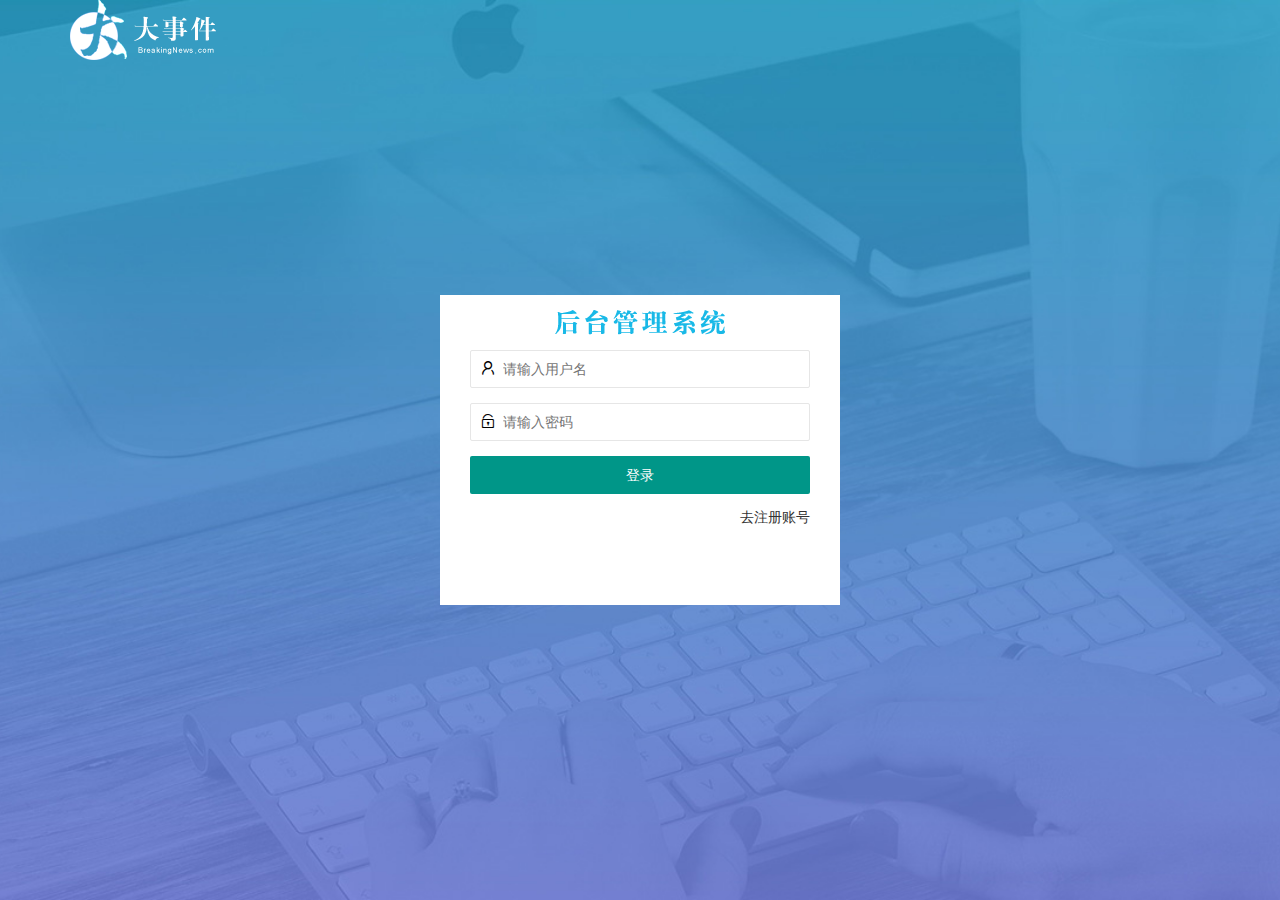
<file: login.html>
<!DOCTYPE html>
<html lang="en">

<head>
    <meta charset="UTF-8">
    <meta name="viewport" content="width=device-width, initial-scale=1.0">
    <title>大事件-登录页面</title>
    <!-- 链接进来css样式 -->
    <link rel="stylesheet" href="assets/lib/layui/css/layui.css">
    <link rel="stylesheet" href="assets/css/login.css">
   
    <!-- 引入jq -->
    <script src="assets/lib/jquery.js"></script>
    <!-- 引入layui样式 -->
    <script src="assets/lib/layui/layui.all.js"></script>
    <!-- 引入js文件 -->
    <script src="assets/js/baseAPI.js"></script>
    <script src="assets/js/login.js"></script>
   
</head>

<body>
    <!-- 版心的位置确定 -->
    <div class="layui-main">
        <img src="assets/images/logo.png" alt="">
    </div>



    <!-- 登录注册区域 -->
    <div class="loginAndRegBox">
        <!-- 标题区 -->
        <div class="title-box">
            <img src="assets/images/login_title.png" alt="">
        </div>
        <!-- 页面登录区 -->
        <div class="login-box">
            <form class="layui-form" id="form_login" action="">
                <div class="layui-form-item">
                    <i class="layui-icon layui-icon-username"></i>
                    <input type="text" name="username" required lay-verify="required" placeholder="请输入用户名"
                        autocomplete="off" class="layui-input">
                </div>

                <div class="layui-form-item"><i class="layui-icon layui-icon-password"></i>
                    <input type="password" name="password" required lay-verify="required|pass" placeholder="请输入密码"
                        autocomplete="off" class="layui-input">
                </div>
                <!-- 登录按钮 -->
                <div class="layui-form-item">
                    <button  class="layui-btn layui-btn-fluid"  lay-submit>登录</button>
                </div>
                <div class="layui-form-item links">
                   <a href="javascript:;" id="link_reg">去注册账号</a>
                </div>
            </form>
        </div>
        <!-- 页面注册区 -->
        <div class="reg-box">
            <form class="layui-form" id="form_reg" action="">
                <div class="layui-form-item"><i class="layui-icon layui-icon-username"></i>
                    <input type="text" name="username" required lay-verify="required" placeholder="请输入用户名"
                        autocomplete="off" class="layui-input">
                </div>

                <div class="layui-form-item"><i class="layui-icon layui-icon-password"></i>
                    <input type="password" name="password" required lay-verify="required|pass" placeholder="请输入密码"
                        autocomplete="off" class="layui-input">
                </div>
                <div class="layui-form-item"><i class="layui-icon layui-icon-password"></i>
                    <input type="password"name="repassword" required lay-verify="required|pass|repwd" placeholder="再次确认密码"
                        autocomplete="off" class="layui-input">
                </div>
                <!-- 注册按钮 -->
                <div class="layui-form-item">
                    <button  class="layui-btn layui-btn-fluid"   lay-submit>注册</button>
                </div>
                <div class="layui-form-item links">
                    <a href="javascript:;" id="link_box">去登陆</a>
                </div>
            </form>

        </div>

    </div>

</body>

</html>
</file>
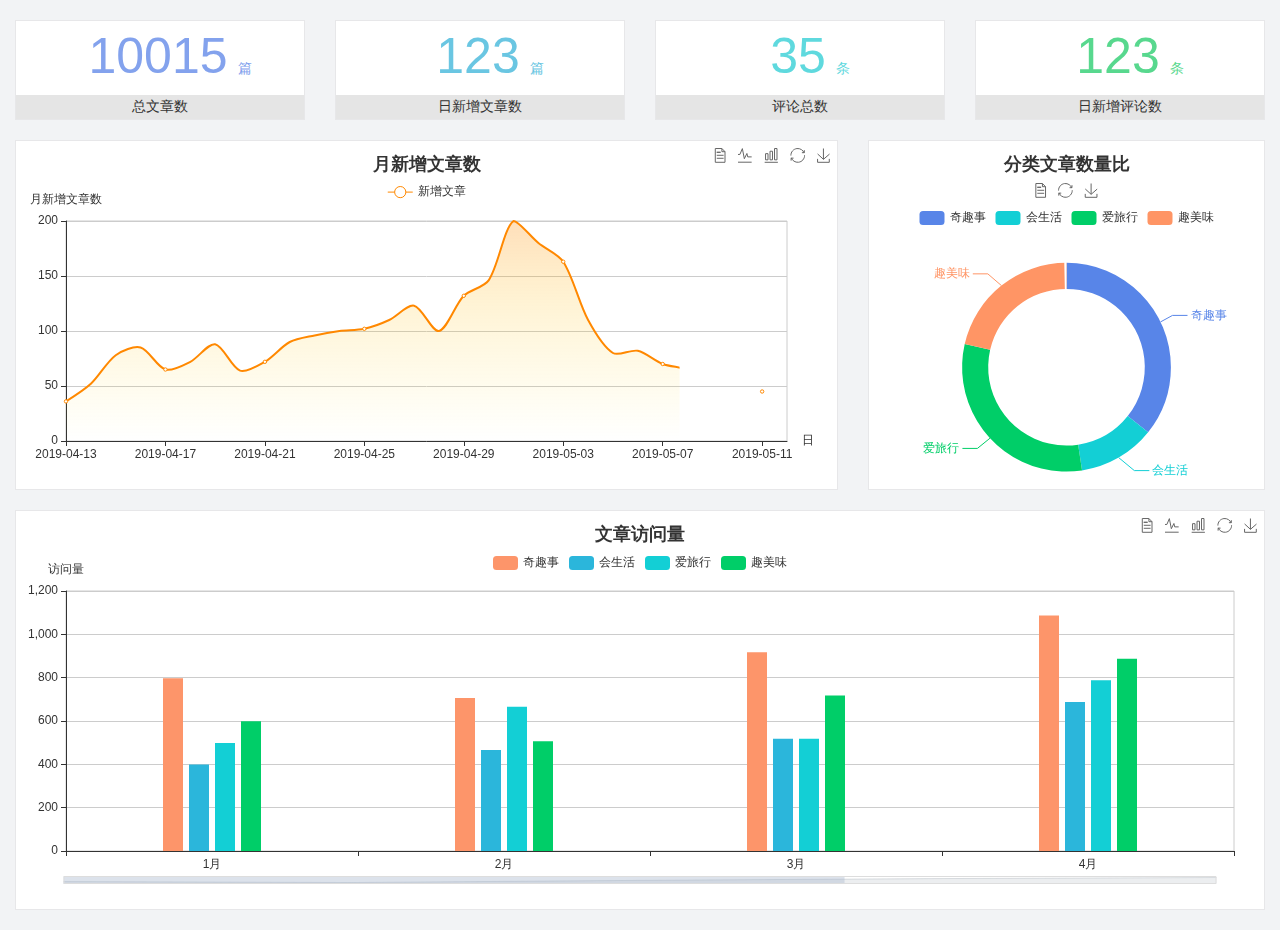
<file: home/dashboard.html>
<!DOCTYPE html>
<html lang="en">

<head>
  <meta charset="UTF-8">
  <meta name="viewport" content="width=device-width, initial-scale=1.0">
  <meta http-equiv="X-UA-Compatible" content="ie=edge">
  <title>图表统计</title>
  <link rel="stylesheet" href="../assets/lib/bootstrap.css" />
  <link rel="stylesheet" href="../assets/lib/main.css" />
  <script src="../assets/lib/jquery.js"></script>
  <script type="text/javascript" src="../assets/lib/echarts.min.js"></script>
</head>

<body>
  <div class="container-fluid">
    <div class="row spannel_list">
      <div class="col-sm-3 col-xs-6">
        <div class="spannel">
          <em>10015</em><span>篇</span>
          <b>总文章数</b>
        </div>
      </div>
      <div class="col-sm-3 col-xs-6">
        <div class="spannel scolor01">
          <em>123</em><span>篇</span>
          <b>日新增文章数</b>
        </div>
      </div>
      <div class="col-sm-3 col-xs-6">
        <div class="spannel scolor02">
          <em>35</em><span>条</span>
          <b>评论总数</b>
        </div>
      </div>
      <div class="col-sm-3 col-xs-6">
        <div class="spannel scolor03">
          <em>123</em><span>条</span>
          <b>日新增评论数</b>
        </div>
      </div>
    </div>
  </div>

  <div class="container-fluid">
    <div class="row curve-pie">
      <div class="col-lg-8 col-md-8">
        <div class="gragh_pannel" id="curve_show"></div>
      </div>
      <div class="col-lg-4 col-md-4">
        <div class="gragh_pannel" id="pie_show"></div>
      </div>
    </div>
  </div>

  <div class="container-fluid">
    <div class="column_pannel" id="column_show"></div>
  </div>

  <script>
    var oChart = echarts.init(document.getElementById('curve_show'));
    var aList_all = [
      { 'count': 36, 'date': '2019-04-13' },
      { 'count': 52, 'date': '2019-04-14' },
      { 'count': 78, 'date': '2019-04-15' },
      { 'count': 85, 'date': '2019-04-16' },
      { 'count': 65, 'date': '2019-04-17' },
      { 'count': 72, 'date': '2019-04-18' },
      { 'count': 88, 'date': '2019-04-19' },
      { 'count': 64, 'date': '2019-04-20' },
      { 'count': 72, 'date': '2019-04-21' },
      { 'count': 90, 'date': '2019-04-22' },
      { 'count': 96, 'date': '2019-04-23' },
      { 'count': 100, 'date': '2019-04-24' },
      { 'count': 102, 'date': '2019-04-25' },
      { 'count': 110, 'date': '2019-04-26' },
      { 'count': 123, 'date': '2019-04-27' },
      { 'count': 100, 'date': '2019-04-28' },
      { 'count': 132, 'date': '2019-04-29' },
      { 'count': 146, 'date': '2019-04-30' },
      { 'count': 200, 'date': '2019-05-01' },
      { 'count': 180, 'date': '2019-05-02' },
      { 'count': 163, 'date': '2019-05-03' },
      { 'count': 110, 'date': '2019-05-04' },
      { 'count': 80, 'date': '2019-05-05' },
      { 'count': 82, 'date': '2019-05-06' },
      { 'count': 70, 'date': '2019-05-07' },
      { 'count': 65, 'date': '2019-05-08' },
      { 'count': 54, 'date': '2019-05-09' },
      { 'count': 40, 'date': '2019-05-10' },
      { 'count': 45, 'date': '2019-05-11' },
      { 'count': 38, 'date': '2019-05-12' },
    ];

    let aCount = [];
    let aDate = [];

    for (var i = 0; i < aList_all.length; i++) {
      aCount.push(aList_all[i].count);
      aDate.push(aList_all[i].date);
    }

    var chartopt = {
      title: {
        text: '月新增文章数',
        left: 'center',
        top: '10'
      },
      tooltip: {
        trigger: 'axis'
      },
      legend: {
        data: ['新增文章'],
        top: '40'
      },
      toolbox: {
        show: true,
        feature: {
          mark: { show: true },
          dataView: { show: true, readOnly: false },
          magicType: { show: true, type: ['line', 'bar'] },
          restore: { show: true },
          saveAsImage: { show: true }
        }
      },
      calculable: true,
      xAxis: [
        {
          name: '日',
          type: 'category',
          boundaryGap: false,
          data: aDate
        }
      ],
      yAxis: [
        {
          name: '月新增文章数',
          type: 'value'
        }
      ],
      series: [
        {
          name: '新增文章',
          type: 'line',
          smooth: true,
          itemStyle: { normal: { areaStyle: { type: 'default' }, color: '#f80' }, lineStyle: { color: '#f80' } },
          data: aCount
        }],
      areaStyle: {
        normal: {
          color: new echarts.graphic.LinearGradient(0, 0, 0, 1, [{
            offset: 0,
            color: 'rgba(255,136,0,0.39)'
          }, {
            offset: .34,
            color: 'rgba(255,180,0,0.25)'
          }, {
            offset: 1,
            color: 'rgba(255,222,0,0.00)'
          }])

        }
      },
      grid: {
        show: true,
        x: 50,
        x2: 50,
        y: 80,
        height: 220
      }
    };

    oChart.setOption(chartopt);


    var oPie = echarts.init(document.getElementById('pie_show'));
    var oPieopt =
    {
      title: {
        top: 10,
        text: '分类文章数量比',
        x: 'center'
      },
      tooltip: {
        trigger: 'item',
        formatter: "{a} <br/>{b} : {c} ({d}%)"
      },
      color: ['#5885e8', '#13cfd5', '#00ce68', '#ff9565'],
      legend: {
        x: 'center',
        top: 65,
        data: ['奇趣事', '会生活', '爱旅行', '趣美味']
      },
      toolbox: {
        show: true,
        x: 'center',
        top: 35,
        feature: {
          mark: { show: true },
          dataView: { show: true, readOnly: false },
          magicType: {
            show: true,
            type: ['pie', 'funnel'],
            option: {
              funnel: {
                x: '25%',
                width: '50%',
                funnelAlign: 'left',
                max: 1548
              }
            }
          },
          restore: { show: true },
          saveAsImage: { show: true }
        }
      },
      calculable: true,
      series: [
        {
          name: '访问来源',
          type: 'pie',
          radius: ['45%', '60%'],
          center: ['50%', '65%'],
          data: [
            { value: 300, name: '奇趣事' },
            { value: 100, name: '会生活' },
            { value: 260, name: '爱旅行' },
            { value: 180, name: '趣美味' }
          ]
        }
      ]
    };
    oPie.setOption(oPieopt);



    var oColumn = this.echarts.init(document.getElementById('column_show'));
    var oColumnopt =
    {
      title: {
        text: '文章访问量',
        left: 'center',
        top: '10'
      },
      tooltip: {
        trigger: 'axis'
      },
      legend: {
        data: ['奇趣事', '会生活', '爱旅行', '趣美味'],
        top: '40'
      },
      toolbox: {
        show: true,
        feature: {
          mark: { show: true },
          dataView: { show: true, readOnly: false },
          magicType: { show: true, type: ['line', 'bar'] },
          restore: { show: true },
          saveAsImage: { show: true }
        }
      },
      calculable: true,
      xAxis: [
        {
          type: 'category',
          data: ['1月', '2月', '3月', '4月', '5月']
        }
      ],
      yAxis: [
        {
          name: '访问量',
          type: 'value'
        }
      ],
      series: [
        {
          name: '奇趣事',
          type: 'bar',
          barWidth: 20,
          itemStyle: {
            normal: { areaStyle: { type: 'default' }, color: '#fd956a' }
          },
          data: [800, 708, 920, 1090, 1200]
        },
        {
          name: '会生活',
          type: 'bar',
          barWidth: 20,
          itemStyle: {
            normal: { areaStyle: { type: 'default' }, color: '#2bb6db' }
          },
          data: [400, 468, 520, 690, 800]
        },
        {
          name: '爱旅行',
          type: 'bar',
          barWidth: 20,
          itemStyle: {
            normal: { areaStyle: { type: 'default' }, color: '#13cfd5' }
          },
          data: [500, 668, 520, 790, 900]
        },
        {
          name: '趣美味',
          type: 'bar',
          barWidth: 20,
          itemStyle: {
            normal: { areaStyle: { type: 'default' }, color: '#00ce68' }
          },
          data: [600, 508, 720, 890, 1000]
        }
      ],
      grid: {
        show: true,
        x: 50,
        x2: 30,
        y: 80,
        height: 260
      },
      dataZoom: [//给x轴设置滚动条
        {
          start: 0,//默认为0
          end: 100 - 1000 / 31,//默认为100
          type: 'slider',
          show: true,
          xAxisIndex: [0],
          handleSize: 0,//滑动条的 左右2个滑动条的大小
          height: 8,//组件高度
          left: 45, //左边的距离
          right: 50,//右边的距离
          bottom: 26,//右边的距离
          handleColor: '#ddd',//h滑动图标的颜色
          handleStyle: {
            borderColor: "#cacaca",
            borderWidth: "1",
            shadowBlur: 2,
            background: "#ddd",
            shadowColor: "#ddd",
          }
        }]
    };
    oColumn.setOption(oColumnopt);
  </script>
</body>

</html>
</file>
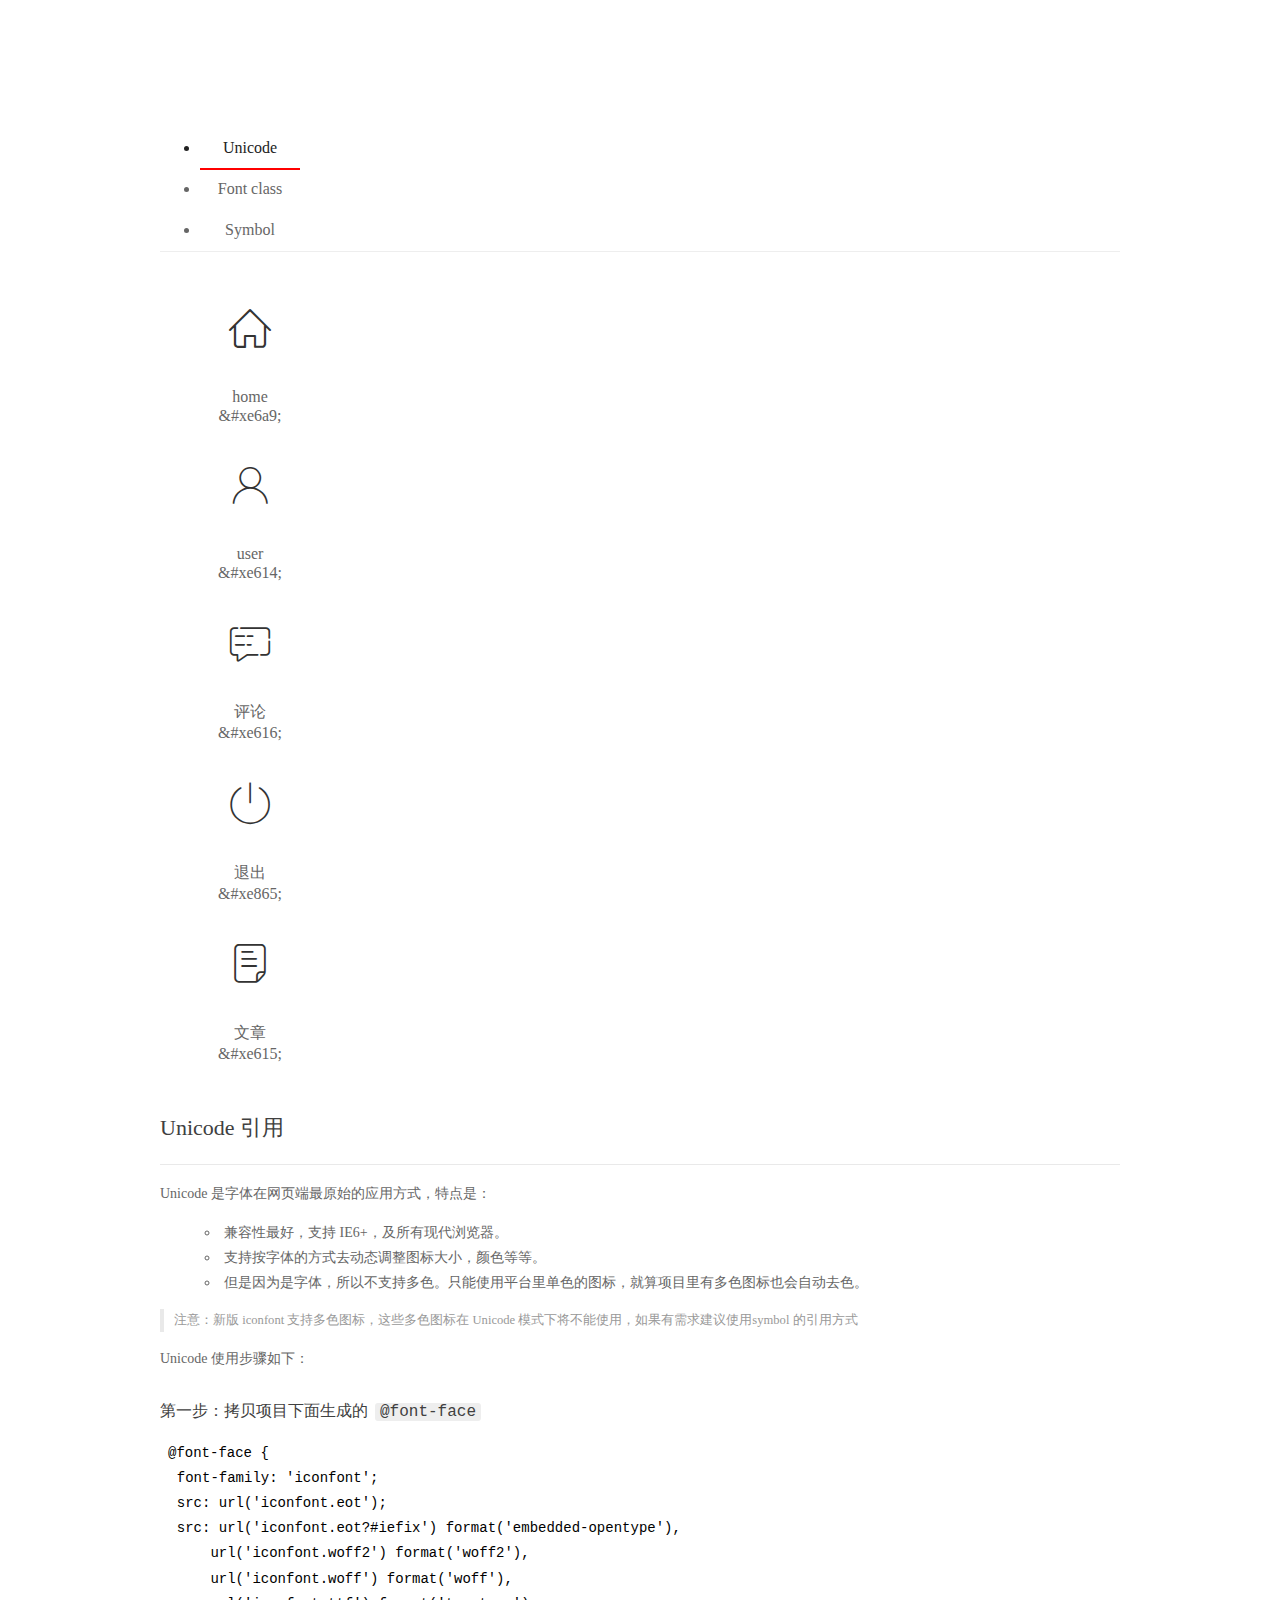
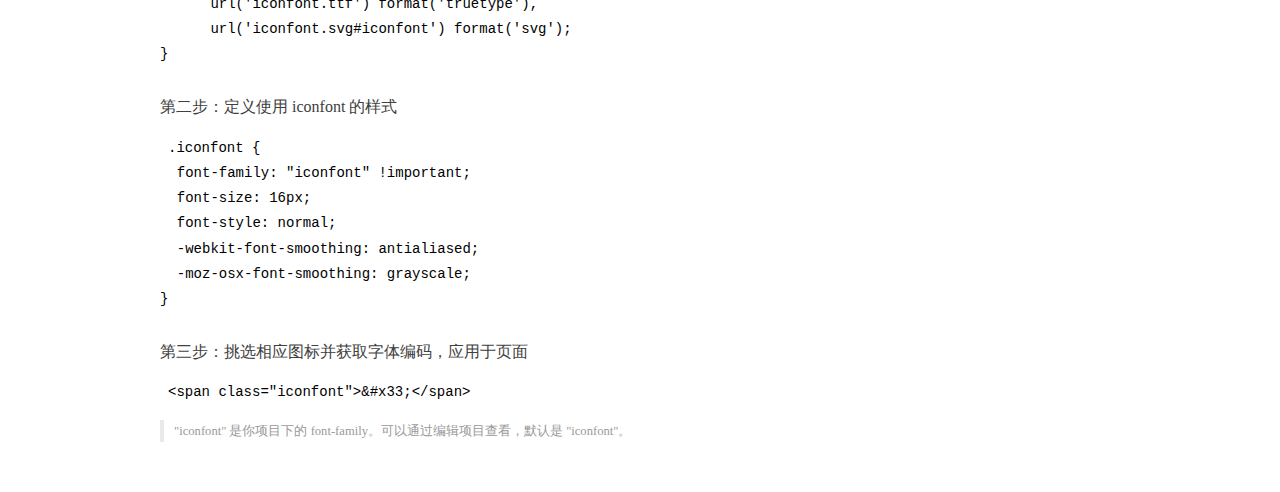
<file: assets/fonts/demo_index.html>
<!DOCTYPE html>
<html>
<head>
  <meta charset="utf-8"/>
  <title>IconFont Demo</title>
  <link rel="shortcut icon" href="https://gtms04.alicdn.com/tps/i4/TB1_oz6GVXXXXaFXpXXJDFnIXXX-64-64.ico" type="image/x-icon"/>
  <link rel="stylesheet" href="https://g.alicdn.com/thx/cube/1.3.2/cube.min.css">
  <link rel="stylesheet" href="demo.css">
  <link rel="stylesheet" href="iconfont.css">
  <script src="iconfont.js"></script>
  <!-- jQuery -->
  <script src="https://a1.alicdn.com/oss/uploads/2018/12/26/7bfddb60-08e8-11e9-9b04-53e73bb6408b.js"></script>
  <!-- 代码高亮 -->
  <script src="https://a1.alicdn.com/oss/uploads/2018/12/26/a3f714d0-08e6-11e9-8a15-ebf944d7534c.js"></script>
</head>
<body>
  <div class="main">
    <h1 class="logo"><a href="https://www.iconfont.cn/" title="iconfont 首页" target="_blank">&#xe86b;</a></h1>
    <div class="nav-tabs">
      <ul id="tabs" class="dib-box">
        <li class="dib active"><span>Unicode</span></li>
        <li class="dib"><span>Font class</span></li>
        <li class="dib"><span>Symbol</span></li>
      </ul>
      
    </div>
    <div class="tab-container">
      <div class="content unicode" style="display: block;">
          <ul class="icon_lists dib-box">
          
            <li class="dib">
              <span class="icon iconfont">&#xe6a9;</span>
                <div class="name">home</div>
                <div class="code-name">&amp;#xe6a9;</div>
              </li>
          
            <li class="dib">
              <span class="icon iconfont">&#xe614;</span>
                <div class="name">user</div>
                <div class="code-name">&amp;#xe614;</div>
              </li>
          
            <li class="dib">
              <span class="icon iconfont">&#xe616;</span>
                <div class="name">评论</div>
                <div class="code-name">&amp;#xe616;</div>
              </li>
          
            <li class="dib">
              <span class="icon iconfont">&#xe865;</span>
                <div class="name">退出</div>
                <div class="code-name">&amp;#xe865;</div>
              </li>
          
            <li class="dib">
              <span class="icon iconfont">&#xe615;</span>
                <div class="name">文章</div>
                <div class="code-name">&amp;#xe615;</div>
              </li>
          
          </ul>
          <div class="article markdown">
          <h2 id="unicode-">Unicode 引用</h2>
          <hr>

          <p>Unicode 是字体在网页端最原始的应用方式，特点是：</p>
          <ul>
            <li>兼容性最好，支持 IE6+，及所有现代浏览器。</li>
            <li>支持按字体的方式去动态调整图标大小，颜色等等。</li>
            <li>但是因为是字体，所以不支持多色。只能使用平台里单色的图标，就算项目里有多色图标也会自动去色。</li>
          </ul>
          <blockquote>
            <p>注意：新版 iconfont 支持多色图标，这些多色图标在 Unicode 模式下将不能使用，如果有需求建议使用symbol 的引用方式</p>
          </blockquote>
          <p>Unicode 使用步骤如下：</p>
          <h3 id="-font-face">第一步：拷贝项目下面生成的 <code>@font-face</code></h3>
<pre><code class="language-css"
>@font-face {
  font-family: 'iconfont';
  src: url('iconfont.eot');
  src: url('iconfont.eot?#iefix') format('embedded-opentype'),
      url('iconfont.woff2') format('woff2'),
      url('iconfont.woff') format('woff'),
      url('iconfont.ttf') format('truetype'),
      url('iconfont.svg#iconfont') format('svg');
}
</code></pre>
          <h3 id="-iconfont-">第二步：定义使用 iconfont 的样式</h3>
<pre><code class="language-css"
>.iconfont {
  font-family: "iconfont" !important;
  font-size: 16px;
  font-style: normal;
  -webkit-font-smoothing: antialiased;
  -moz-osx-font-smoothing: grayscale;
}
</code></pre>
          <h3 id="-">第三步：挑选相应图标并获取字体编码，应用于页面</h3>
<pre>
<code class="language-html"
>&lt;span class="iconfont"&gt;&amp;#x33;&lt;/span&gt;
</code></pre>
          <blockquote>
            <p>"iconfont" 是你项目下的 font-family。可以通过编辑项目查看，默认是 "iconfont"。</p>
          </blockquote>
          </div>
      </div>
      <div class="content font-class">
        <ul class="icon_lists dib-box">
          
          <li class="dib">
            <span class="icon iconfont icon-home"></span>
            <div class="name">
              home
            </div>
            <div class="code-name">.icon-home
            </div>
          </li>
          
          <li class="dib">
            <span class="icon iconfont icon-user"></span>
            <div class="name">
              user
            </div>
            <div class="code-name">.icon-user
            </div>
          </li>
          
          <li class="dib">
            <span class="icon iconfont icon-pinglun"></span>
            <div class="name">
              评论
            </div>
            <div class="code-name">.icon-pinglun
            </div>
          </li>
          
          <li class="dib">
            <span class="icon iconfont icon-tuichu"></span>
            <div class="name">
              退出
            </div>
            <div class="code-name">.icon-tuichu
            </div>
          </li>
          
          <li class="dib">
            <span class="icon iconfont icon-16"></span>
            <div class="name">
              文章
            </div>
            <div class="code-name">.icon-16
            </div>
          </li>
          
        </ul>
        <div class="article markdown">
        <h2 id="font-class-">font-class 引用</h2>
        <hr>

        <p>font-class 是 Unicode 使用方式的一种变种，主要是解决 Unicode 书写不直观，语意不明确的问题。</p>
        <p>与 Unicode 使用方式相比，具有如下特点：</p>
        <ul>
          <li>兼容性良好，支持 IE8+，及所有现代浏览器。</li>
          <li>相比于 Unicode 语意明确，书写更直观。可以很容易分辨这个 icon 是什么。</li>
          <li>因为使用 class 来定义图标，所以当要替换图标时，只需要修改 class 里面的 Unicode 引用。</li>
          <li>不过因为本质上还是使用的字体，所以多色图标还是不支持的。</li>
        </ul>
        <p>使用步骤如下：</p>
        <h3 id="-fontclass-">第一步：引入项目下面生成的 fontclass 代码：</h3>
<pre><code class="language-html">&lt;link rel="stylesheet" href="./iconfont.css"&gt;
</code></pre>
        <h3 id="-">第二步：挑选相应图标并获取类名，应用于页面：</h3>
<pre><code class="language-html">&lt;span class="iconfont icon-xxx"&gt;&lt;/span&gt;
</code></pre>
        <blockquote>
          <p>"
            iconfont" 是你项目下的 font-family。可以通过编辑项目查看，默认是 "iconfont"。</p>
        </blockquote>
      </div>
      </div>
      <div class="content symbol">
          <ul class="icon_lists dib-box">
          
            <li class="dib">
                <svg class="icon svg-icon" aria-hidden="true">
                  <use xlink:href="#icon-home"></use>
                </svg>
                <div class="name">home</div>
                <div class="code-name">#icon-home</div>
            </li>
          
            <li class="dib">
                <svg class="icon svg-icon" aria-hidden="true">
                  <use xlink:href="#icon-user"></use>
                </svg>
                <div class="name">user</div>
                <div class="code-name">#icon-user</div>
            </li>
          
            <li class="dib">
                <svg class="icon svg-icon" aria-hidden="true">
                  <use xlink:href="#icon-pinglun"></use>
                </svg>
                <div class="name">评论</div>
                <div class="code-name">#icon-pinglun</div>
            </li>
          
            <li class="dib">
                <svg class="icon svg-icon" aria-hidden="true">
                  <use xlink:href="#icon-tuichu"></use>
                </svg>
                <div class="name">退出</div>
                <div class="code-name">#icon-tuichu</div>
            </li>
          
            <li class="dib">
                <svg class="icon svg-icon" aria-hidden="true">
                  <use xlink:href="#icon-16"></use>
                </svg>
                <div class="name">文章</div>
                <div class="code-name">#icon-16</div>
            </li>
          
          </ul>
          <div class="article markdown">
          <h2 id="symbol-">Symbol 引用</h2>
          <hr>

          <p>这是一种全新的使用方式，应该说这才是未来的主流，也是平台目前推荐的用法。相关介绍可以参考这篇<a href="">文章</a>
            这种用法其实是做了一个 SVG 的集合，与另外两种相比具有如下特点：</p>
          <ul>
            <li>支持多色图标了，不再受单色限制。</li>
            <li>通过一些技巧，支持像字体那样，通过 <code>font-size</code>, <code>color</code> 来调整样式。</li>
            <li>兼容性较差，支持 IE9+，及现代浏览器。</li>
            <li>浏览器渲染 SVG 的性能一般，还不如 png。</li>
          </ul>
          <p>使用步骤如下：</p>
          <h3 id="-symbol-">第一步：引入项目下面生成的 symbol 代码：</h3>
<pre><code class="language-html">&lt;script src="./iconfont.js"&gt;&lt;/script&gt;
</code></pre>
          <h3 id="-css-">第二步：加入通用 CSS 代码（引入一次就行）：</h3>
<pre><code class="language-html">&lt;style&gt;
.icon {
  width: 1em;
  height: 1em;
  vertical-align: -0.15em;
  fill: currentColor;
  overflow: hidden;
}
&lt;/style&gt;
</code></pre>
          <h3 id="-">第三步：挑选相应图标并获取类名，应用于页面：</h3>
<pre><code class="language-html">&lt;svg class="icon" aria-hidden="true"&gt;
  &lt;use xlink:href="#icon-xxx"&gt;&lt;/use&gt;
&lt;/svg&gt;
</code></pre>
          </div>
      </div>

    </div>
  </div>
  <script>
  $(document).ready(function () {
      $('.tab-container .content:first').show()

      $('#tabs li').click(function (e) {
        var tabContent = $('.tab-container .content')
        var index = $(this).index()

        if ($(this).hasClass('active')) {
          return
        } else {
          $('#tabs li').removeClass('active')
          $(this).addClass('active')

          tabContent.hide().eq(index).fadeIn()
        }
      })
    })
  </script>
</body>
</html>
</file>
<file: assets/lib/layui/css/layui.css>
/** layui-v2.5.5 MIT License By https://www.layui.com */
 .layui-inline,img{display:inline-block;vertical-align:middle}h1,h2,h3,h4,h5,h6{font-weight:400}.layui-edge,.layui-header,.layui-inline,.layui-main{position:relative}.layui-body,.layui-edge,.layui-elip{overflow:hidden}.layui-btn,.layui-edge,.layui-inline,img{vertical-align:middle}.layui-btn,.layui-disabled,.layui-icon,.layui-unselect{-moz-user-select:none;-webkit-user-select:none;-ms-user-select:none}.layui-elip,.layui-form-checkbox span,.layui-form-pane .layui-form-label{text-overflow:ellipsis;white-space:nowrap}.layui-breadcrumb,.layui-tree-btnGroup{visibility:hidden}blockquote,body,button,dd,div,dl,dt,form,h1,h2,h3,h4,h5,h6,input,li,ol,p,pre,td,textarea,th,ul{margin:0;padding:0;-webkit-tap-highlight-color:rgba(0,0,0,0)}a:active,a:hover{outline:0}img{border:none}li{list-style:none}table{border-collapse:collapse;border-spacing:0}h4,h5,h6{font-size:100%}button,input,optgroup,option,select,textarea{font-family:inherit;font-size:inherit;font-style:inherit;font-weight:inherit;outline:0}pre{white-space:pre-wrap;white-space:-moz-pre-wrap;white-space:-pre-wrap;white-space:-o-pre-wrap;word-wrap:break-word}body{line-height:24px;font:14px Helvetica Neue,Helvetica,PingFang SC,Tahoma,Arial,sans-serif}hr{height:1px;margin:10px 0;border:0;clear:both}a{color:#333;text-decoration:none}a:hover{color:#777}a cite{font-style:normal;*cursor:pointer}.layui-border-box,.layui-border-box *{box-sizing:border-box}.layui-box,.layui-box *{box-sizing:content-box}.layui-clear{clear:both;*zoom:1}.layui-clear:after{content:'\20';clear:both;*zoom:1;display:block;height:0}.layui-inline{*display:inline;*zoom:1}.layui-edge{display:inline-block;width:0;height:0;border-width:6px;border-style:dashed;border-color:transparent}.layui-edge-top{top:-4px;border-bottom-color:#999;border-bottom-style:solid}.layui-edge-right{border-left-color:#999;border-left-style:solid}.layui-edge-bottom{top:2px;border-top-color:#999;border-top-style:solid}.layui-edge-left{border-right-color:#999;border-right-style:solid}.layui-disabled,.layui-disabled:hover{color:#d2d2d2!important;cursor:not-allowed!important}.layui-circle{border-radius:100%}.layui-show{display:block!important}.layui-hide{display:none!important}@font-face{font-family:layui-icon;src:url(../font/iconfont.eot?v=250);src:url(../font/iconfont.eot?v=250#iefix) format('embedded-opentype'),url(../font/iconfont.woff2?v=250) format('woff2'),url(../font/iconfont.woff?v=250) format('woff'),url(../font/iconfont.ttf?v=250) format('truetype'),url(../font/iconfont.svg?v=250#layui-icon) format('svg')}.layui-icon{font-family:layui-icon!important;font-size:16px;font-style:normal;-webkit-font-smoothing:antialiased;-moz-osx-font-smoothing:grayscale}.layui-icon-reply-fill:before{content:"\e611"}.layui-icon-set-fill:before{content:"\e614"}.layui-icon-menu-fill:before{content:"\e60f"}.layui-icon-search:before{content:"\e615"}.layui-icon-share:before{content:"\e641"}.layui-icon-set-sm:before{content:"\e620"}.layui-icon-engine:before{content:"\e628"}.layui-icon-close:before{content:"\1006"}.layui-icon-close-fill:before{content:"\1007"}.layui-icon-chart-screen:before{content:"\e629"}.layui-icon-star:before{content:"\e600"}.layui-icon-circle-dot:before{content:"\e617"}.layui-icon-chat:before{content:"\e606"}.layui-icon-release:before{content:"\e609"}.layui-icon-list:before{content:"\e60a"}.layui-icon-chart:before{content:"\e62c"}.layui-icon-ok-circle:before{content:"\1005"}.layui-icon-layim-theme:before{content:"\e61b"}.layui-icon-table:before{content:"\e62d"}.layui-icon-right:before{content:"\e602"}.layui-icon-left:before{content:"\e603"}.layui-icon-cart-simple:before{content:"\e698"}.layui-icon-face-cry:before{content:"\e69c"}.layui-icon-face-smile:before{content:"\e6af"}.layui-icon-survey:before{content:"\e6b2"}.layui-icon-tree:before{content:"\e62e"}.layui-icon-upload-circle:before{content:"\e62f"}.layui-icon-add-circle:before{content:"\e61f"}.layui-icon-download-circle:before{content:"\e601"}.layui-icon-templeate-1:before{content:"\e630"}.layui-icon-util:before{content:"\e631"}.layui-icon-face-surprised:before{content:"\e664"}.layui-icon-edit:before{content:"\e642"}.layui-icon-speaker:before{content:"\e645"}.layui-icon-down:before{content:"\e61a"}.layui-icon-file:before{content:"\e621"}.layui-icon-layouts:before{content:"\e632"}.layui-icon-rate-half:before{content:"\e6c9"}.layui-icon-add-circle-fine:before{content:"\e608"}.layui-icon-prev-circle:before{content:"\e633"}.layui-icon-read:before{content:"\e705"}.layui-icon-404:before{content:"\e61c"}.layui-icon-carousel:before{content:"\e634"}.layui-icon-help:before{content:"\e607"}.layui-icon-code-circle:before{content:"\e635"}.layui-icon-water:before{content:"\e636"}.layui-icon-username:before{content:"\e66f"}.layui-icon-find-fill:before{content:"\e670"}.layui-icon-about:before{content:"\e60b"}.layui-icon-location:before{content:"\e715"}.layui-icon-up:before{content:"\e619"}.layui-icon-pause:before{content:"\e651"}.layui-icon-date:before{content:"\e637"}.layui-icon-layim-uploadfile:before{content:"\e61d"}.layui-icon-delete:before{content:"\e640"}.layui-icon-play:before{content:"\e652"}.layui-icon-top:before{content:"\e604"}.layui-icon-friends:before{content:"\e612"}.layui-icon-refresh-3:before{content:"\e9aa"}.layui-icon-ok:before{content:"\e605"}.layui-icon-layer:before{content:"\e638"}.layui-icon-face-smile-fine:before{content:"\e60c"}.layui-icon-dollar:before{content:"\e659"}.layui-icon-group:before{content:"\e613"}.layui-icon-layim-download:before{content:"\e61e"}.layui-icon-picture-fine:before{content:"\e60d"}.layui-icon-link:before{content:"\e64c"}.layui-icon-diamond:before{content:"\e735"}.layui-icon-log:before{content:"\e60e"}.layui-icon-rate-solid:before{content:"\e67a"}.layui-icon-fonts-del:before{content:"\e64f"}.layui-icon-unlink:before{content:"\e64d"}.layui-icon-fonts-clear:before{content:"\e639"}.layui-icon-triangle-r:before{content:"\e623"}.layui-icon-circle:before{content:"\e63f"}.layui-icon-radio:before{content:"\e643"}.layui-icon-align-center:before{content:"\e647"}.layui-icon-align-right:before{content:"\e648"}.layui-icon-align-left:before{content:"\e649"}.layui-icon-loading-1:before{content:"\e63e"}.layui-icon-return:before{content:"\e65c"}.layui-icon-fonts-strong:before{content:"\e62b"}.layui-icon-upload:before{content:"\e67c"}.layui-icon-dialogue:before{content:"\e63a"}.layui-icon-video:before{content:"\e6ed"}.layui-icon-headset:before{content:"\e6fc"}.layui-icon-cellphone-fine:before{content:"\e63b"}.layui-icon-add-1:before{content:"\e654"}.layui-icon-face-smile-b:before{content:"\e650"}.layui-icon-fonts-html:before{content:"\e64b"}.layui-icon-form:before{content:"\e63c"}.layui-icon-cart:before{content:"\e657"}.layui-icon-camera-fill:before{content:"\e65d"}.layui-icon-tabs:before{content:"\e62a"}.layui-icon-fonts-code:before{content:"\e64e"}.layui-icon-fire:before{content:"\e756"}.layui-icon-set:before{content:"\e716"}.layui-icon-fonts-u:before{content:"\e646"}.layui-icon-triangle-d:before{content:"\e625"}.layui-icon-tips:before{content:"\e702"}.layui-icon-picture:before{content:"\e64a"}.layui-icon-more-vertical:before{content:"\e671"}.layui-icon-flag:before{content:"\e66c"}.layui-icon-loading:before{content:"\e63d"}.layui-icon-fonts-i:before{content:"\e644"}.layui-icon-refresh-1:before{content:"\e666"}.layui-icon-rmb:before{content:"\e65e"}.layui-icon-home:before{content:"\e68e"}.layui-icon-user:before{content:"\e770"}.layui-icon-notice:before{content:"\e667"}.layui-icon-login-weibo:before{content:"\e675"}.layui-icon-voice:before{content:"\e688"}.layui-icon-upload-drag:before{content:"\e681"}.layui-icon-login-qq:before{content:"\e676"}.layui-icon-snowflake:before{content:"\e6b1"}.layui-icon-file-b:before{content:"\e655"}.layui-icon-template:before{content:"\e663"}.layui-icon-auz:before{content:"\e672"}.layui-icon-console:before{content:"\e665"}.layui-icon-app:before{content:"\e653"}.layui-icon-prev:before{content:"\e65a"}.layui-icon-website:before{content:"\e7ae"}.layui-icon-next:before{content:"\e65b"}.layui-icon-component:before{content:"\e857"}.layui-icon-more:before{content:"\e65f"}.layui-icon-login-wechat:before{content:"\e677"}.layui-icon-shrink-right:before{content:"\e668"}.layui-icon-spread-left:before{content:"\e66b"}.layui-icon-camera:before{content:"\e660"}.layui-icon-note:before{content:"\e66e"}.layui-icon-refresh:before{content:"\e669"}.layui-icon-female:before{content:"\e661"}.layui-icon-male:before{content:"\e662"}.layui-icon-password:before{content:"\e673"}.layui-icon-senior:before{content:"\e674"}.layui-icon-theme:before{content:"\e66a"}.layui-icon-tread:before{content:"\e6c5"}.layui-icon-praise:before{content:"\e6c6"}.layui-icon-star-fill:before{content:"\e658"}.layui-icon-rate:before{content:"\e67b"}.layui-icon-template-1:before{content:"\e656"}.layui-icon-vercode:before{content:"\e679"}.layui-icon-cellphone:before{content:"\e678"}.layui-icon-screen-full:before{content:"\e622"}.layui-icon-screen-restore:before{content:"\e758"}.layui-icon-cols:before{content:"\e610"}.layui-icon-export:before{content:"\e67d"}.layui-icon-print:before{content:"\e66d"}.layui-icon-slider:before{content:"\e714"}.layui-icon-addition:before{content:"\e624"}.layui-icon-subtraction:before{content:"\e67e"}.layui-icon-service:before{content:"\e626"}.layui-icon-transfer:before{content:"\e691"}.layui-main{width:1140px;margin:0 auto}.layui-header{z-index:1000;height:60px}.layui-header a:hover{transition:all .5s;-webkit-transition:all .5s}.layui-side{position:fixed;left:0;top:0;bottom:0;z-index:999;width:200px;overflow-x:hidden}.layui-side-scroll{position:relative;width:220px;height:100%;overflow-x:hidden}.layui-body{position:absolute;left:200px;right:0;top:0;bottom:0;z-index:998;width:auto;overflow-y:auto;box-sizing:border-box}.layui-layout-body{overflow:hidden}.layui-layout-admin .layui-header{background-color:#23262E}.layui-layout-admin .layui-side{top:60px;width:200px;overflow-x:hidden}.layui-layout-admin .layui-body{position:fixed;top:60px;bottom:44px}.layui-layout-admin .layui-main{width:auto;margin:0 15px}.layui-layout-admin .layui-footer{position:fixed;left:200px;right:0;bottom:0;height:44px;line-height:44px;padding:0 15px;background-color:#eee}.layui-layout-admin .layui-logo{position:absolute;left:0;top:0;width:200px;height:100%;line-height:60px;text-align:center;color:#009688;font-size:16px}.layui-layout-admin .layui-header .layui-nav{background:0 0}.layui-layout-left{position:absolute!important;left:200px;top:0}.layui-layout-right{position:absolute!important;right:0;top:0}.layui-container{position:relative;margin:0 auto;padding:0 15px;box-sizing:border-box}.layui-fluid{position:relative;margin:0 auto;padding:0 15px}.layui-row:after,.layui-row:before{content:'';display:block;clear:both}.layui-col-lg1,.layui-col-lg10,.layui-col-lg11,.layui-col-lg12,.layui-col-lg2,.layui-col-lg3,.layui-col-lg4,.layui-col-lg5,.layui-col-lg6,.layui-col-lg7,.layui-col-lg8,.layui-col-lg9,.layui-col-md1,.layui-col-md10,.layui-col-md11,.layui-col-md12,.layui-col-md2,.layui-col-md3,.layui-col-md4,.layui-col-md5,.layui-col-md6,.layui-col-md7,.layui-col-md8,.layui-col-md9,.layui-col-sm1,.layui-col-sm10,.layui-col-sm11,.layui-col-sm12,.layui-col-sm2,.layui-col-sm3,.layui-col-sm4,.layui-col-sm5,.layui-col-sm6,.layui-col-sm7,.layui-col-sm8,.layui-col-sm9,.layui-col-xs1,.layui-col-xs10,.layui-col-xs11,.layui-col-xs12,.layui-col-xs2,.layui-col-xs3,.layui-col-xs4,.layui-col-xs5,.layui-col-xs6,.layui-col-xs7,.layui-col-xs8,.layui-col-xs9{position:relative;display:block;box-sizing:border-box}.layui-col-xs1,.layui-col-xs10,.layui-col-xs11,.layui-col-xs12,.layui-col-xs2,.layui-col-xs3,.layui-col-xs4,.layui-col-xs5,.layui-col-xs6,.layui-col-xs7,.layui-col-xs8,.layui-col-xs9{float:left}.layui-col-xs1{width:8.33333333%}.layui-col-xs2{width:16.66666667%}.layui-col-xs3{width:25%}.layui-col-xs4{width:33.33333333%}.layui-col-xs5{width:41.66666667%}.layui-col-xs6{width:50%}.layui-col-xs7{width:58.33333333%}.layui-col-xs8{width:66.66666667%}.layui-col-xs9{width:75%}.layui-col-xs10{width:83.33333333%}.layui-col-xs11{width:91.66666667%}.layui-col-xs12{width:100%}.layui-col-xs-offset1{margin-left:8.33333333%}.layui-col-xs-offset2{margin-left:16.66666667%}.layui-col-xs-offset3{margin-left:25%}.layui-col-xs-offset4{margin-left:33.33333333%}.layui-col-xs-offset5{margin-left:41.66666667%}.layui-col-xs-offset6{margin-left:50%}.layui-col-xs-offset7{margin-left:58.33333333%}.layui-col-xs-offset8{margin-left:66.66666667%}.layui-col-xs-offset9{margin-left:75%}.layui-col-xs-offset10{margin-left:83.33333333%}.layui-col-xs-offset11{margin-left:91.66666667%}.layui-col-xs-offset12{margin-left:100%}@media screen and (max-width:768px){.layui-hide-xs{display:none!important}.layui-show-xs-block{display:block!important}.layui-show-xs-inline{display:inline!important}.layui-show-xs-inline-block{display:inline-block!important}}@media screen and (min-width:768px){.layui-container{width:750px}.layui-hide-sm{display:none!important}.layui-show-sm-block{display:block!important}.layui-show-sm-inline{display:inline!important}.layui-show-sm-inline-block{display:inline-block!important}.layui-col-sm1,.layui-col-sm10,.layui-col-sm11,.layui-col-sm12,.layui-col-sm2,.layui-col-sm3,.layui-col-sm4,.layui-col-sm5,.layui-col-sm6,.layui-col-sm7,.layui-col-sm8,.layui-col-sm9{float:left}.layui-col-sm1{width:8.33333333%}.layui-col-sm2{width:16.66666667%}.layui-col-sm3{width:25%}.layui-col-sm4{width:33.33333333%}.layui-col-sm5{width:41.66666667%}.layui-col-sm6{width:50%}.layui-col-sm7{width:58.33333333%}.layui-col-sm8{width:66.66666667%}.layui-col-sm9{width:75%}.layui-col-sm10{width:83.33333333%}.layui-col-sm11{width:91.66666667%}.layui-col-sm12{width:100%}.layui-col-sm-offset1{margin-left:8.33333333%}.layui-col-sm-offset2{margin-left:16.66666667%}.layui-col-sm-offset3{margin-left:25%}.layui-col-sm-offset4{margin-left:33.33333333%}.layui-col-sm-offset5{margin-left:41.66666667%}.layui-col-sm-offset6{margin-left:50%}.layui-col-sm-offset7{margin-left:58.33333333%}.layui-col-sm-offset8{margin-left:66.66666667%}.layui-col-sm-offset9{margin-left:75%}.layui-col-sm-offset10{margin-left:83.33333333%}.layui-col-sm-offset11{margin-left:91.66666667%}.layui-col-sm-offset12{margin-left:100%}}@media screen and (min-width:992px){.layui-container{width:970px}.layui-hide-md{display:none!important}.layui-show-md-block{display:block!important}.layui-show-md-inline{display:inline!important}.layui-show-md-inline-block{display:inline-block!important}.layui-col-md1,.layui-col-md10,.layui-col-md11,.layui-col-md12,.layui-col-md2,.layui-col-md3,.layui-col-md4,.layui-col-md5,.layui-col-md6,.layui-col-md7,.layui-col-md8,.layui-col-md9{float:left}.layui-col-md1{width:8.33333333%}.layui-col-md2{width:16.66666667%}.layui-col-md3{width:25%}.layui-col-md4{width:33.33333333%}.layui-col-md5{width:41.66666667%}.layui-col-md6{width:50%}.layui-col-md7{width:58.33333333%}.layui-col-md8{width:66.66666667%}.layui-col-md9{width:75%}.layui-col-md10{width:83.33333333%}.layui-col-md11{width:91.66666667%}.layui-col-md12{width:100%}.layui-col-md-offset1{margin-left:8.33333333%}.layui-col-md-offset2{margin-left:16.66666667%}.layui-col-md-offset3{margin-left:25%}.layui-col-md-offset4{margin-left:33.33333333%}.layui-col-md-offset5{margin-left:41.66666667%}.layui-col-md-offset6{margin-left:50%}.layui-col-md-offset7{margin-left:58.33333333%}.layui-col-md-offset8{margin-left:66.66666667%}.layui-col-md-offset9{margin-left:75%}.layui-col-md-offset10{margin-left:83.33333333%}.layui-col-md-offset11{margin-left:91.66666667%}.layui-col-md-offset12{margin-left:100%}}@media screen and (min-width:1200px){.layui-container{width:1170px}.layui-hide-lg{display:none!important}.layui-show-lg-block{display:block!important}.layui-show-lg-inline{display:inline!important}.layui-show-lg-inline-block{display:inline-block!important}.layui-col-lg1,.layui-col-lg10,.layui-col-lg11,.layui-col-lg12,.layui-col-lg2,.layui-col-lg3,.layui-col-lg4,.layui-col-lg5,.layui-col-lg6,.layui-col-lg7,.layui-col-lg8,.layui-col-lg9{float:left}.layui-col-lg1{width:8.33333333%}.layui-col-lg2{width:16.66666667%}.layui-col-lg3{width:25%}.layui-col-lg4{width:33.33333333%}.layui-col-lg5{width:41.66666667%}.layui-col-lg6{width:50%}.layui-col-lg7{width:58.33333333%}.layui-col-lg8{width:66.66666667%}.layui-col-lg9{width:75%}.layui-col-lg10{width:83.33333333%}.layui-col-lg11{width:91.66666667%}.layui-col-lg12{width:100%}.layui-col-lg-offset1{margin-left:8.33333333%}.layui-col-lg-offset2{margin-left:16.66666667%}.layui-col-lg-offset3{margin-left:25%}.layui-col-lg-offset4{margin-left:33.33333333%}.layui-col-lg-offset5{margin-left:41.66666667%}.layui-col-lg-offset6{margin-left:50%}.layui-col-lg-offset7{margin-left:58.33333333%}.layui-col-lg-offset8{margin-left:66.66666667%}.layui-col-lg-offset9{margin-left:75%}.layui-col-lg-offset10{margin-left:83.33333333%}.layui-col-lg-offset11{margin-left:91.66666667%}.layui-col-lg-offset12{margin-left:100%}}.layui-col-space1{margin:-.5px}.layui-col-space1>*{padding:.5px}.layui-col-space3{margin:-1.5px}.layui-col-space3>*{padding:1.5px}.layui-col-space5{margin:-2.5px}.layui-col-space5>*{padding:2.5px}.layui-col-space8{margin:-3.5px}.layui-col-space8>*{padding:3.5px}.layui-col-space10{margin:-5px}.layui-col-space10>*{padding:5px}.layui-col-space12{margin:-6px}.layui-col-space12>*{padding:6px}.layui-col-space15{margin:-7.5px}.layui-col-space15>*{padding:7.5px}.layui-col-space18{margin:-9px}.layui-col-space18>*{padding:9px}.layui-col-space20{margin:-10px}.layui-col-space20>*{padding:10px}.layui-col-space22{margin:-11px}.layui-col-space22>*{padding:11px}.layui-col-space25{margin:-12.5px}.layui-col-space25>*{padding:12.5px}.layui-col-space30{margin:-15px}.layui-col-space30>*{padding:15px}.layui-btn,.layui-input,.layui-select,.layui-textarea,.layui-upload-button{outline:0;-webkit-appearance:none;transition:all .3s;-webkit-transition:all .3s;box-sizing:border-box}.layui-elem-quote{margin-bottom:10px;padding:15px;line-height:22px;border-left:5px solid #009688;border-radius:0 2px 2px 0;background-color:#f2f2f2}.layui-quote-nm{border-style:solid;border-width:1px 1px 1px 5px;background:0 0}.layui-elem-field{margin-bottom:10px;padding:0;border-width:1px;border-style:solid}.layui-elem-field legend{margin-left:20px;padding:0 10px;font-size:20px;font-weight:300}.layui-field-title{margin:10px 0 20px;border-width:1px 0 0}.layui-field-box{padding:10px 15px}.layui-field-title .layui-field-box{padding:10px 0}.layui-progress{position:relative;height:6px;border-radius:20px;background-color:#e2e2e2}.layui-progress-bar{position:absolute;left:0;top:0;width:0;max-width:100%;height:6px;border-radius:20px;text-align:right;background-color:#5FB878;transition:all .3s;-webkit-transition:all .3s}.layui-progress-big,.layui-progress-big .layui-progress-bar{height:18px;line-height:18px}.layui-progress-text{position:relative;top:-20px;line-height:18px;font-size:12px;color:#666}.layui-progress-big .layui-progress-text{position:static;padding:0 10px;color:#fff}.layui-collapse{border-width:1px;border-style:solid;border-radius:2px}.layui-colla-content,.layui-colla-item{border-top-width:1px;border-top-style:solid}.layui-colla-item:first-child{border-top:none}.layui-colla-title{position:relative;height:42px;line-height:42px;padding:0 15px 0 35px;color:#333;background-color:#f2f2f2;cursor:pointer;font-size:14px;overflow:hidden}.layui-colla-content{display:none;padding:10px 15px;line-height:22px;color:#666}.layui-colla-icon{position:absolute;left:15px;top:0;font-size:14px}.layui-card{margin-bottom:15px;border-radius:2px;background-color:#fff;box-shadow:0 1px 2px 0 rgba(0,0,0,.05)}.layui-card:last-child{margin-bottom:0}.layui-card-header{position:relative;height:42px;line-height:42px;padding:0 15px;border-bottom:1px solid #f6f6f6;color:#333;border-radius:2px 2px 0 0;font-size:14px}.layui-bg-black,.layui-bg-blue,.layui-bg-cyan,.layui-bg-green,.layui-bg-orange,.layui-bg-red{color:#fff!important}.layui-card-body{position:relative;padding:10px 15px;line-height:24px}.layui-card-body[pad15]{padding:15px}.layui-card-body[pad20]{padding:20px}.layui-card-body .layui-table{margin:5px 0}.layui-card .layui-tab{margin:0}.layui-panel-window{position:relative;padding:15px;border-radius:0;border-top:5px solid #E6E6E6;background-color:#fff}.layui-auxiliar-moving{position:fixed;left:0;right:0;top:0;bottom:0;width:100%;height:100%;background:0 0;z-index:9999999999}.layui-form-label,.layui-form-mid,.layui-form-select,.layui-input-block,.layui-input-inline,.layui-textarea{position:relative}.layui-bg-red{background-color:#FF5722!important}.layui-bg-orange{background-color:#FFB800!important}.layui-bg-green{background-color:#009688!important}.layui-bg-cyan{background-color:#2F4056!important}.layui-bg-blue{background-color:#1E9FFF!important}.layui-bg-black{background-color:#393D49!important}.layui-bg-gray{background-color:#eee!important;color:#666!important}.layui-badge-rim,.layui-colla-content,.layui-colla-item,.layui-collapse,.layui-elem-field,.layui-form-pane .layui-form-item[pane],.layui-form-pane .layui-form-label,.layui-input,.layui-layedit,.layui-layedit-tool,.layui-quote-nm,.layui-select,.layui-tab-bar,.layui-tab-card,.layui-tab-title,.layui-tab-title .layui-this:after,.layui-textarea{border-color:#e6e6e6}.layui-timeline-item:before,hr{background-color:#e6e6e6}.layui-text{line-height:22px;font-size:14px;color:#666}.layui-text h1,.layui-text h2,.layui-text h3{font-weight:500;color:#333}.layui-text h1{font-size:30px}.layui-text h2{font-size:24px}.layui-text h3{font-size:18px}.layui-text a:not(.layui-btn){color:#01AAED}.layui-text a:not(.layui-btn):hover{text-decoration:underline}.layui-text ul{padding:5px 0 5px 15px}.layui-text ul li{margin-top:5px;list-style-type:disc}.layui-text em,.layui-word-aux{color:#999!important;padding:0 5px!important}.layui-btn{display:inline-block;height:38px;line-height:38px;padding:0 18px;background-color:#009688;color:#fff;white-space:nowrap;text-align:center;font-size:14px;border:none;border-radius:2px;cursor:pointer}.layui-btn:hover{opacity:.8;filter:alpha(opacity=80);color:#fff}.layui-btn:active{opacity:1;filter:alpha(opacity=100)}.layui-btn+.layui-btn{margin-left:10px}.layui-btn-container{font-size:0}.layui-btn-container .layui-btn{margin-right:10px;margin-bottom:10px}.layui-btn-container .layui-btn+.layui-btn{margin-left:0}.layui-table .layui-btn-container .layui-btn{margin-bottom:9px}.layui-btn-radius{border-radius:100px}.layui-btn .layui-icon{margin-right:3px;font-size:18px;vertical-align:bottom;vertical-align:middle\9}.layui-btn-primary{border:1px solid #C9C9C9;background-color:#fff;color:#555}.layui-btn-primary:hover{border-color:#009688;color:#333}.layui-btn-normal{background-color:#1E9FFF}.layui-btn-warm{background-color:#FFB800}.layui-btn-danger{background-color:#FF5722}.layui-btn-checked{background-color:#5FB878}.layui-btn-disabled,.layui-btn-disabled:active,.layui-btn-disabled:hover{border:1px solid #e6e6e6;background-color:#FBFBFB;color:#C9C9C9;cursor:not-allowed;opacity:1}.layui-btn-lg{height:44px;line-height:44px;padding:0 25px;font-size:16px}.layui-btn-sm{height:30px;line-height:30px;padding:0 10px;font-size:12px}.layui-btn-sm i{font-size:16px!important}.layui-btn-xs{height:22px;line-height:22px;padding:0 5px;font-size:12px}.layui-btn-xs i{font-size:14px!important}.layui-btn-group{display:inline-block;vertical-align:middle;font-size:0}.layui-btn-group .layui-btn{margin-left:0!important;margin-right:0!important;border-left:1px solid rgba(255,255,255,.5);border-radius:0}.layui-btn-group .layui-btn-primary{border-left:none}.layui-btn-group .layui-btn-primary:hover{border-color:#C9C9C9;color:#009688}.layui-btn-group .layui-btn:first-child{border-left:none;border-radius:2px 0 0 2px}.layui-btn-group .layui-btn-primary:first-child{border-left:1px solid #c9c9c9}.layui-btn-group .layui-btn:last-child{border-radius:0 2px 2px 0}.layui-btn-group .layui-btn+.layui-btn{margin-left:0}.layui-btn-group+.layui-btn-group{margin-left:10px}.layui-btn-fluid{width:100%}.layui-input,.layui-select,.layui-textarea{height:38px;line-height:1.3;line-height:38px\9;border-width:1px;border-style:solid;background-color:#fff;border-radius:2px}.layui-input::-webkit-input-placeholder,.layui-select::-webkit-input-placeholder,.layui-textarea::-webkit-input-placeholder{line-height:1.3}.layui-input,.layui-textarea{display:block;width:100%;padding-left:10px}.layui-input:hover,.layui-textarea:hover{border-color:#D2D2D2!important}.layui-input:focus,.layui-textarea:focus{border-color:#C9C9C9!important}.layui-textarea{min-height:100px;height:auto;line-height:20px;padding:6px 10px;resize:vertical}.layui-select{padding:0 10px}.layui-form input[type=checkbox],.layui-form input[type=radio],.layui-form select{display:none}.layui-form [lay-ignore]{display:initial}.layui-form-item{margin-bottom:15px;clear:both;*zoom:1}.layui-form-item:after{content:'\20';clear:both;*zoom:1;display:block;height:0}.layui-form-label{float:left;display:block;padding:9px 15px;width:80px;font-weight:400;line-height:20px;text-align:right}.layui-form-label-col{display:block;float:none;padding:9px 0;line-height:20px;text-align:left}.layui-form-item .layui-inline{margin-bottom:5px;margin-right:10px}.layui-input-block{margin-left:110px;min-height:36px}.layui-input-inline{display:inline-block;vertical-align:middle}.layui-form-item .layui-input-inline{float:left;width:190px;margin-right:10px}.layui-form-text .layui-input-inline{width:auto}.layui-form-mid{float:left;display:block;padding:9px 0!important;line-height:20px;margin-right:10px}.layui-form-danger+.layui-form-select .layui-input,.layui-form-danger:focus{border-color:#FF5722!important}.layui-form-select .layui-input{padding-right:30px;cursor:pointer}.layui-form-select .layui-edge{position:absolute;right:10px;top:50%;margin-top:-3px;cursor:pointer;border-width:6px;border-top-color:#c2c2c2;border-top-style:solid;transition:all .3s;-webkit-transition:all .3s}.layui-form-select dl{display:none;position:absolute;left:0;top:42px;padding:5px 0;z-index:899;min-width:100%;border:1px solid #d2d2d2;max-height:300px;overflow-y:auto;background-color:#fff;border-radius:2px;box-shadow:0 2px 4px rgba(0,0,0,.12);box-sizing:border-box}.layui-form-select dl dd,.layui-form-select dl dt{padding:0 10px;line-height:36px;white-space:nowrap;overflow:hidden;text-overflow:ellipsis}.layui-form-select dl dt{font-size:12px;color:#999}.layui-form-select dl dd{cursor:pointer}.layui-form-select dl dd:hover{background-color:#f2f2f2;-webkit-transition:.5s all;transition:.5s all}.layui-form-select .layui-select-group dd{padding-left:20px}.layui-form-select dl dd.layui-select-tips{padding-left:10px!important;color:#999}.layui-form-select dl dd.layui-this{background-color:#5FB878;color:#fff}.layui-form-checkbox,.layui-form-select dl dd.layui-disabled{background-color:#fff}.layui-form-selected dl{display:block}.layui-form-checkbox,.layui-form-checkbox *,.layui-form-switch{display:inline-block;vertical-align:middle}.layui-form-selected .layui-edge{margin-top:-9px;-webkit-transform:rotate(180deg);transform:rotate(180deg);margin-top:-3px\9}:root .layui-form-selected .layui-edge{margin-top:-9px\0/IE9}.layui-form-selectup dl{top:auto;bottom:42px}.layui-select-none{margin:5px 0;text-align:center;color:#999}.layui-select-disabled .layui-disabled{border-color:#eee!important}.layui-select-disabled .layui-edge{border-top-color:#d2d2d2}.layui-form-checkbox{position:relative;height:30px;line-height:30px;margin-right:10px;padding-right:30px;cursor:pointer;font-size:0;-webkit-transition:.1s linear;transition:.1s linear;box-sizing:border-box}.layui-form-checkbox span{padding:0 10px;height:100%;font-size:14px;border-radius:2px 0 0 2px;background-color:#d2d2d2;color:#fff;overflow:hidden}.layui-form-checkbox:hover span{background-color:#c2c2c2}.layui-form-checkbox i{position:absolute;right:0;top:0;width:30px;height:28px;border:1px solid #d2d2d2;border-left:none;border-radius:0 2px 2px 0;color:#fff;font-size:20px;text-align:center}.layui-form-checkbox:hover i{border-color:#c2c2c2;color:#c2c2c2}.layui-form-checked,.layui-form-checked:hover{border-color:#5FB878}.layui-form-checked span,.layui-form-checked:hover span{background-color:#5FB878}.layui-form-checked i,.layui-form-checked:hover i{color:#5FB878}.layui-form-item .layui-form-checkbox{margin-top:4px}.layui-form-checkbox[lay-skin=primary]{height:auto!important;line-height:normal!important;min-width:18px;min-height:18px;border:none!important;margin-right:0;padding-left:28px;padding-right:0;background:0 0}.layui-form-checkbox[lay-skin=primary] span{padding-left:0;padding-right:15px;line-height:18px;background:0 0;color:#666}.layui-form-checkbox[lay-skin=primary] i{right:auto;left:0;width:16px;height:16px;line-height:16px;border:1px solid #d2d2d2;font-size:12px;border-radius:2px;background-color:#fff;-webkit-transition:.1s linear;transition:.1s linear}.layui-form-checkbox[lay-skin=primary]:hover i{border-color:#5FB878;color:#fff}.layui-form-checked[lay-skin=primary] i{border-color:#5FB878!important;background-color:#5FB878;color:#fff}.layui-checkbox-disbaled[lay-skin=primary] span{background:0 0!important;color:#c2c2c2}.layui-checkbox-disbaled[lay-skin=primary]:hover i{border-color:#d2d2d2}.layui-form-item .layui-form-checkbox[lay-skin=primary]{margin-top:10px}.layui-form-switch{position:relative;height:22px;line-height:22px;min-width:35px;padding:0 5px;margin-top:8px;border:1px solid #d2d2d2;border-radius:20px;cursor:pointer;background-color:#fff;-webkit-transition:.1s linear;transition:.1s linear}.layui-form-switch i{position:absolute;left:5px;top:3px;width:16px;height:16px;border-radius:20px;background-color:#d2d2d2;-webkit-transition:.1s linear;transition:.1s linear}.layui-form-switch em{position:relative;top:0;width:25px;margin-left:21px;padding:0!important;text-align:center!important;color:#999!important;font-style:normal!important;font-size:12px}.layui-form-onswitch{border-color:#5FB878;background-color:#5FB878}.layui-checkbox-disbaled,.layui-checkbox-disbaled i{border-color:#e2e2e2!important}.layui-form-onswitch i{left:100%;margin-left:-21px;background-color:#fff}.layui-form-onswitch em{margin-left:5px;margin-right:21px;color:#fff!important}.layui-checkbox-disbaled span{background-color:#e2e2e2!important}.layui-checkbox-disbaled:hover i{color:#fff!important}[lay-radio]{display:none}.layui-form-radio,.layui-form-radio *{display:inline-block;vertical-align:middle}.layui-form-radio{line-height:28px;margin:6px 10px 0 0;padding-right:10px;cursor:pointer;font-size:0}.layui-form-radio *{font-size:14px}.layui-form-radio>i{margin-right:8px;font-size:22px;color:#c2c2c2}.layui-form-radio>i:hover,.layui-form-radioed>i{color:#5FB878}.layui-radio-disbaled>i{color:#e2e2e2!important}.layui-form-pane .layui-form-label{width:110px;padding:8px 15px;height:38px;line-height:20px;border-width:1px;border-style:solid;border-radius:2px 0 0 2px;text-align:center;background-color:#FBFBFB;overflow:hidden;box-sizing:border-box}.layui-form-pane .layui-input-inline{margin-left:-1px}.layui-form-pane .layui-input-block{margin-left:110px;left:-1px}.layui-form-pane .layui-input{border-radius:0 2px 2px 0}.layui-form-pane .layui-form-text .layui-form-label{float:none;width:100%;border-radius:2px;box-sizing:border-box;text-align:left}.layui-form-pane .layui-form-text .layui-input-inline{display:block;margin:0;top:-1px;clear:both}.layui-form-pane .layui-form-text .layui-input-block{margin:0;left:0;top:-1px}.layui-form-pane .layui-form-text .layui-textarea{min-height:100px;border-radius:0 0 2px 2px}.layui-form-pane .layui-form-checkbox{margin:4px 0 4px 10px}.layui-form-pane .layui-form-radio,.layui-form-pane .layui-form-switch{margin-top:6px;margin-left:10px}.layui-form-pane .layui-form-item[pane]{position:relative;border-width:1px;border-style:solid}.layui-form-pane .layui-form-item[pane] .layui-form-label{position:absolute;left:0;top:0;height:100%;border-width:0 1px 0 0}.layui-form-pane .layui-form-item[pane] .layui-input-inline{margin-left:110px}@media screen and (max-width:450px){.layui-form-item .layui-form-label{text-overflow:ellipsis;overflow:hidden;white-space:nowrap}.layui-form-item .layui-inline{display:block;margin-right:0;margin-bottom:20px;clear:both}.layui-form-item .layui-inline:after{content:'\20';clear:both;display:block;height:0}.layui-form-item .layui-input-inline{display:block;float:none;left:-3px;width:auto;margin:0 0 10px 112px}.layui-form-item .layui-input-inline+.layui-form-mid{margin-left:110px;top:-5px;padding:0}.layui-form-item .layui-form-checkbox{margin-right:5px;margin-bottom:5px}}.layui-layedit{border-width:1px;border-style:solid;border-radius:2px}.layui-layedit-tool{padding:3px 5px;border-bottom-width:1px;border-bottom-style:solid;font-size:0}.layedit-tool-fixed{position:fixed;top:0;border-top:1px solid #e2e2e2}.layui-layedit-tool .layedit-tool-mid,.layui-layedit-tool .layui-icon{display:inline-block;vertical-align:middle;text-align:center;font-size:14px}.layui-layedit-tool .layui-icon{position:relative;width:32px;height:30px;line-height:30px;margin:3px 5px;color:#777;cursor:pointer;border-radius:2px}.layui-layedit-tool .layui-icon:hover{color:#393D49}.layui-layedit-tool .layui-icon:active{color:#000}.layui-layedit-tool .layedit-tool-active{background-color:#e2e2e2;color:#000}.layui-layedit-tool .layui-disabled,.layui-layedit-tool .layui-disabled:hover{color:#d2d2d2;cursor:not-allowed}.layui-layedit-tool .layedit-tool-mid{width:1px;height:18px;margin:0 10px;background-color:#d2d2d2}.layedit-tool-html{width:50px!important;font-size:30px!important}.layedit-tool-b,.layedit-tool-code,.layedit-tool-help{font-size:16px!important}.layedit-tool-d,.layedit-tool-face,.layedit-tool-image,.layedit-tool-unlink{font-size:18px!important}.layedit-tool-image input{position:absolute;font-size:0;left:0;top:0;width:100%;height:100%;opacity:.01;filter:Alpha(opacity=1);cursor:pointer}.layui-layedit-iframe iframe{display:block;width:100%}#LAY_layedit_code{overflow:hidden}.layui-laypage{display:inline-block;*display:inline;*zoom:1;vertical-align:middle;margin:10px 0;font-size:0}.layui-laypage>a:first-child,.layui-laypage>a:first-child em{border-radius:2px 0 0 2px}.layui-laypage>a:last-child,.layui-laypage>a:last-child em{border-radius:0 2px 2px 0}.layui-laypage>:first-child{margin-left:0!important}.layui-laypage>:last-child{margin-right:0!important}.layui-laypage a,.layui-laypage button,.layui-laypage input,.layui-laypage select,.layui-laypage span{border:1px solid #e2e2e2}.layui-laypage a,.layui-laypage span{display:inline-block;*display:inline;*zoom:1;vertical-align:middle;padding:0 15px;height:28px;line-height:28px;margin:0 -1px 5px 0;background-color:#fff;color:#333;font-size:12px}.layui-flow-more a *,.layui-laypage input,.layui-table-view select[lay-ignore]{display:inline-block}.layui-laypage a:hover{color:#009688}.layui-laypage em{font-style:normal}.layui-laypage .layui-laypage-spr{color:#999;font-weight:700}.layui-laypage a{text-decoration:none}.layui-laypage .layui-laypage-curr{position:relative}.layui-laypage .layui-laypage-curr em{position:relative;color:#fff}.layui-laypage .layui-laypage-curr .layui-laypage-em{position:absolute;left:-1px;top:-1px;padding:1px;width:100%;height:100%;background-color:#009688}.layui-laypage-em{border-radius:2px}.layui-laypage-next em,.layui-laypage-prev em{font-family:Sim sun;font-size:16px}.layui-laypage .layui-laypage-count,.layui-laypage .layui-laypage-limits,.layui-laypage .layui-laypage-refresh,.layui-laypage .layui-laypage-skip{margin-left:10px;margin-right:10px;padding:0;border:none}.layui-laypage .layui-laypage-limits,.layui-laypage .layui-laypage-refresh{vertical-align:top}.layui-laypage .layui-laypage-refresh i{font-size:18px;cursor:pointer}.layui-laypage select{height:22px;padding:3px;border-radius:2px;cursor:pointer}.layui-laypage .layui-laypage-skip{height:30px;line-height:30px;color:#999}.layui-laypage button,.layui-laypage input{height:30px;line-height:30px;border-radius:2px;vertical-align:top;background-color:#fff;box-sizing:border-box}.layui-laypage input{width:40px;margin:0 10px;padding:0 3px;text-align:center}.layui-laypage input:focus,.layui-laypage select:focus{border-color:#009688!important}.layui-laypage button{margin-left:10px;padding:0 10px;cursor:pointer}.layui-table,.layui-table-view{margin:10px 0}.layui-flow-more{margin:10px 0;text-align:center;color:#999;font-size:14px}.layui-flow-more a{height:32px;line-height:32px}.layui-flow-more a *{vertical-align:top}.layui-flow-more a cite{padding:0 20px;border-radius:3px;background-color:#eee;color:#333;font-style:normal}.layui-flow-more a cite:hover{opacity:.8}.layui-flow-more a i{font-size:30px;color:#737383}.layui-table{width:100%;background-color:#fff;color:#666}.layui-table tr{transition:all .3s;-webkit-transition:all .3s}.layui-table th{text-align:left;font-weight:400}.layui-table tbody tr:hover,.layui-table thead tr,.layui-table-click,.layui-table-header,.layui-table-hover,.layui-table-mend,.layui-table-patch,.layui-table-tool,.layui-table-total,.layui-table-total tr,.layui-table[lay-even] tr:nth-child(even){background-color:#f2f2f2}.layui-table td,.layui-table th,.layui-table-col-set,.layui-table-fixed-r,.layui-table-grid-down,.layui-table-header,.layui-table-page,.layui-table-tips-main,.layui-table-tool,.layui-table-total,.layui-table-view,.layui-table[lay-skin=line],.layui-table[lay-skin=row]{border-width:1px;border-style:solid;border-color:#e6e6e6}.layui-table td,.layui-table th{position:relative;padding:9px 15px;min-height:20px;line-height:20px;font-size:14px}.layui-table[lay-skin=line] td,.layui-table[lay-skin=line] th{border-width:0 0 1px}.layui-table[lay-skin=row] td,.layui-table[lay-skin=row] th{border-width:0 1px 0 0}.layui-table[lay-skin=nob] td,.layui-table[lay-skin=nob] th{border:none}.layui-table img{max-width:100px}.layui-table[lay-size=lg] td,.layui-table[lay-size=lg] th{padding:15px 30px}.layui-table-view .layui-table[lay-size=lg] .layui-table-cell{height:40px;line-height:40px}.layui-table[lay-size=sm] td,.layui-table[lay-size=sm] th{font-size:12px;padding:5px 10px}.layui-table-view .layui-table[lay-size=sm] .layui-table-cell{height:20px;line-height:20px}.layui-table[lay-data]{display:none}.layui-table-box{position:relative;overflow:hidden}.layui-table-view .layui-table{position:relative;width:auto;margin:0}.layui-table-view .layui-table[lay-skin=line]{border-width:0 1px 0 0}.layui-table-view .layui-table[lay-skin=row]{border-width:0 0 1px}.layui-table-view .layui-table td,.layui-table-view .layui-table th{padding:5px 0;border-top:none;border-left:none}.layui-table-view .layui-table th.layui-unselect .layui-table-cell span{cursor:pointer}.layui-table-view .layui-table td{cursor:default}.layui-table-view .layui-table td[data-edit=text]{cursor:text}.layui-table-view .layui-form-checkbox[lay-skin=primary] i{width:18px;height:18px}.layui-table-view .layui-form-radio{line-height:0;padding:0}.layui-table-view .layui-form-radio>i{margin:0;font-size:20px}.layui-table-init{position:absolute;left:0;top:0;width:100%;height:100%;text-align:center;z-index:110}.layui-table-init .layui-icon{position:absolute;left:50%;top:50%;margin:-15px 0 0 -15px;font-size:30px;color:#c2c2c2}.layui-table-header{border-width:0 0 1px;overflow:hidden}.layui-table-header .layui-table{margin-bottom:-1px}.layui-table-tool .layui-inline[lay-event]{position:relative;width:26px;height:26px;padding:5px;line-height:16px;margin-right:10px;text-align:center;color:#333;border:1px solid #ccc;cursor:pointer;-webkit-transition:.5s all;transition:.5s all}.layui-table-tool .layui-inline[lay-event]:hover{border:1px solid #999}.layui-table-tool-temp{padding-right:120px}.layui-table-tool-self{position:absolute;right:17px;top:10px}.layui-table-tool .layui-table-tool-self .layui-inline[lay-event]{margin:0 0 0 10px}.layui-table-tool-panel{position:absolute;top:29px;left:-1px;padding:5px 0;min-width:150px;min-height:40px;border:1px solid #d2d2d2;text-align:left;overflow-y:auto;background-color:#fff;box-shadow:0 2px 4px rgba(0,0,0,.12)}.layui-table-cell,.layui-table-tool-panel li{overflow:hidden;text-overflow:ellipsis;white-space:nowrap}.layui-table-tool-panel li{padding:0 10px;line-height:30px;-webkit-transition:.5s all;transition:.5s all}.layui-table-tool-panel li .layui-form-checkbox[lay-skin=primary]{width:100%;padding-left:28px}.layui-table-tool-panel li:hover{background-color:#f2f2f2}.layui-table-tool-panel li .layui-form-checkbox[lay-skin=primary] i{position:absolute;left:0;top:0}.layui-table-tool-panel li .layui-form-checkbox[lay-skin=primary] span{padding:0}.layui-table-tool .layui-table-tool-self .layui-table-tool-panel{left:auto;right:-1px}.layui-table-col-set{position:absolute;right:0;top:0;width:20px;height:100%;border-width:0 0 0 1px;background-color:#fff}.layui-table-sort{width:10px;height:20px;margin-left:5px;cursor:pointer!important}.layui-table-sort .layui-edge{position:absolute;left:5px;border-width:5px}.layui-table-sort .layui-table-sort-asc{top:3px;border-top:none;border-bottom-style:solid;border-bottom-color:#b2b2b2}.layui-table-sort .layui-table-sort-asc:hover{border-bottom-color:#666}.layui-table-sort .layui-table-sort-desc{bottom:5px;border-bottom:none;border-top-style:solid;border-top-color:#b2b2b2}.layui-table-sort .layui-table-sort-desc:hover{border-top-color:#666}.layui-table-sort[lay-sort=asc] .layui-table-sort-asc{border-bottom-color:#000}.layui-table-sort[lay-sort=desc] .layui-table-sort-desc{border-top-color:#000}.layui-table-cell{height:28px;line-height:28px;padding:0 15px;position:relative;box-sizing:border-box}.layui-table-cell .layui-form-checkbox[lay-skin=primary]{top:-1px;padding:0}.layui-table-cell .layui-table-link{color:#01AAED}.laytable-cell-checkbox,.laytable-cell-numbers,.laytable-cell-radio,.laytable-cell-space{padding:0;text-align:center}.layui-table-body{position:relative;overflow:auto;margin-right:-1px;margin-bottom:-1px}.layui-table-body .layui-none{line-height:26px;padding:15px;text-align:center;color:#999}.layui-table-fixed{position:absolute;left:0;top:0;z-index:101}.layui-table-fixed .layui-table-body{overflow:hidden}.layui-table-fixed-l{box-shadow:0 -1px 8px rgba(0,0,0,.08)}.layui-table-fixed-r{left:auto;right:-1px;border-width:0 0 0 1px;box-shadow:-1px 0 8px rgba(0,0,0,.08)}.layui-table-fixed-r .layui-table-header{position:relative;overflow:visible}.layui-table-mend{position:absolute;right:-49px;top:0;height:100%;width:50px}.layui-table-tool{position:relative;z-index:890;width:100%;min-height:50px;line-height:30px;padding:10px 15px;border-width:0 0 1px}.layui-table-tool .layui-btn-container{margin-bottom:-10px}.layui-table-page,.layui-table-total{border-width:1px 0 0;margin-bottom:-1px;overflow:hidden}.layui-table-page{position:relative;width:100%;padding:7px 7px 0;height:41px;font-size:12px;white-space:nowrap}.layui-table-page>div{height:26px}.layui-table-page .layui-laypage{margin:0}.layui-table-page .layui-laypage a,.layui-table-page .layui-laypage span{height:26px;line-height:26px;margin-bottom:10px;border:none;background:0 0}.layui-table-page .layui-laypage a,.layui-table-page .layui-laypage span.layui-laypage-curr{padding:0 12px}.layui-table-page .layui-laypage span{margin-left:0;padding:0}.layui-table-page .layui-laypage .layui-laypage-prev{margin-left:-7px!important}.layui-table-page .layui-laypage .layui-laypage-curr .layui-laypage-em{left:0;top:0;padding:0}.layui-table-page .layui-laypage button,.layui-table-page .layui-laypage input{height:26px;line-height:26px}.layui-table-page .layui-laypage input{width:40px}.layui-table-page .layui-laypage button{padding:0 10px}.layui-table-page select{height:18px}.layui-table-patch .layui-table-cell{padding:0;width:30px}.layui-table-edit{position:absolute;left:0;top:0;width:100%;height:100%;padding:0 14px 1px;border-radius:0;box-shadow:1px 1px 20px rgba(0,0,0,.15)}.layui-table-edit:focus{border-color:#5FB878!important}select.layui-table-edit{padding:0 0 0 10px;border-color:#C9C9C9}.layui-table-view .layui-form-checkbox,.layui-table-view .layui-form-radio,.layui-table-view .layui-form-switch{top:0;margin:0;box-sizing:content-box}.layui-table-view .layui-form-checkbox{top:-1px;height:26px;line-height:26px}.layui-table-view .layui-form-checkbox i{height:26px}.layui-table-grid .layui-table-cell{overflow:visible}.layui-table-grid-down{position:absolute;top:0;right:0;width:26px;height:100%;padding:5px 0;border-width:0 0 0 1px;text-align:center;background-color:#fff;color:#999;cursor:pointer}.layui-table-grid-down .layui-icon{position:absolute;top:50%;left:50%;margin:-8px 0 0 -8px}.layui-table-grid-down:hover{background-color:#fbfbfb}body .layui-table-tips .layui-layer-content{background:0 0;padding:0;box-shadow:0 1px 6px rgba(0,0,0,.12)}.layui-table-tips-main{margin:-44px 0 0 -1px;max-height:150px;padding:8px 15px;font-size:14px;overflow-y:scroll;background-color:#fff;color:#666}.layui-table-tips-c{position:absolute;right:-3px;top:-13px;width:20px;height:20px;padding:3px;cursor:pointer;background-color:#666;border-radius:50%;color:#fff}.layui-table-tips-c:hover{background-color:#777}.layui-table-tips-c:before{position:relative;right:-2px}.layui-upload-file{display:none!important;opacity:.01;filter:Alpha(opacity=1)}.layui-upload-drag,.layui-upload-form,.layui-upload-wrap{display:inline-block}.layui-upload-list{margin:10px 0}.layui-upload-choose{padding:0 10px;color:#999}.layui-upload-drag{position:relative;padding:30px;border:1px dashed #e2e2e2;background-color:#fff;text-align:center;cursor:pointer;color:#999}.layui-upload-drag .layui-icon{font-size:50px;color:#009688}.layui-upload-drag[lay-over]{border-color:#009688}.layui-upload-iframe{position:absolute;width:0;height:0;border:0;visibility:hidden}.layui-upload-wrap{position:relative;vertical-align:middle}.layui-upload-wrap .layui-upload-file{display:block!important;position:absolute;left:0;top:0;z-index:10;font-size:100px;width:100%;height:100%;opacity:.01;filter:Alpha(opacity=1);cursor:pointer}.layui-transfer-active,.layui-transfer-box{display:inline-block;vertical-align:middle}.layui-transfer-box,.layui-transfer-header,.layui-transfer-search{border-width:0;border-style:solid;border-color:#e6e6e6}.layui-transfer-box{position:relative;border-width:1px;width:200px;height:360px;border-radius:2px;background-color:#fff}.layui-transfer-box .layui-form-checkbox{width:100%;margin:0!important}.layui-transfer-header{height:38px;line-height:38px;padding:0 10px;border-bottom-width:1px}.layui-transfer-search{position:relative;padding:10px;border-bottom-width:1px}.layui-transfer-search .layui-input{height:32px;padding-left:30px;font-size:12px}.layui-transfer-search .layui-icon-search{position:absolute;left:20px;top:50%;margin-top:-8px;color:#666}.layui-transfer-active{margin:0 15px}.layui-transfer-active .layui-btn{display:block;margin:0;padding:0 15px;background-color:#5FB878;border-color:#5FB878;color:#fff}.layui-transfer-active .layui-btn-disabled{background-color:#FBFBFB;border-color:#e6e6e6;color:#C9C9C9}.layui-transfer-active .layui-btn:first-child{margin-bottom:15px}.layui-transfer-active .layui-btn .layui-icon{margin:0;font-size:14px!important}.layui-transfer-data{padding:5px 0;overflow:auto}.layui-transfer-data li{height:32px;line-height:32px;padding:0 10px}.layui-transfer-data li:hover{background-color:#f2f2f2;transition:.5s all}.layui-transfer-data .layui-none{padding:15px 10px;text-align:center;color:#999}.layui-nav{position:relative;padding:0 20px;background-color:#393D49;color:#fff;border-radius:2px;font-size:0;box-sizing:border-box}.layui-nav *{font-size:14px}.layui-nav .layui-nav-item{position:relative;display:inline-block;*display:inline;*zoom:1;vertical-align:middle;line-height:60px}.layui-nav .layui-nav-item a{display:block;padding:0 20px;color:#fff;color:rgba(255,255,255,.7);transition:all .3s;-webkit-transition:all .3s}.layui-nav .layui-this:after,.layui-nav-bar,.layui-nav-tree .layui-nav-itemed:after{position:absolute;left:0;top:0;width:0;height:5px;background-color:#5FB878;transition:all .2s;-webkit-transition:all .2s}.layui-nav-bar{z-index:1000}.layui-nav .layui-nav-item a:hover,.layui-nav .layui-this a{color:#fff}.layui-nav .layui-this:after{content:'';top:auto;bottom:0;width:100%}.layui-nav-img{width:30px;height:30px;margin-right:10px;border-radius:50%}.layui-nav .layui-nav-more{content:'';width:0;height:0;border-style:solid dashed dashed;border-color:#fff transparent transparent;overflow:hidden;cursor:pointer;transition:all .2s;-webkit-transition:all .2s;position:absolute;top:50%;right:3px;margin-top:-3px;border-width:6px;border-top-color:rgba(255,255,255,.7)}.layui-nav .layui-nav-mored,.layui-nav-itemed>a .layui-nav-more{margin-top:-9px;border-style:dashed dashed solid;border-color:transparent transparent #fff}.layui-nav-child{display:none;position:absolute;left:0;top:65px;min-width:100%;line-height:36px;padding:5px 0;box-shadow:0 2px 4px rgba(0,0,0,.12);border:1px solid #d2d2d2;background-color:#fff;z-index:100;border-radius:2px;white-space:nowrap}.layui-nav .layui-nav-child a{color:#333}.layui-nav .layui-nav-child a:hover{background-color:#f2f2f2;color:#000}.layui-nav-child dd{position:relative}.layui-nav .layui-nav-child dd.layui-this a,.layui-nav-child dd.layui-this{background-color:#5FB878;color:#fff}.layui-nav-child dd.layui-this:after{display:none}.layui-nav-tree{width:200px;padding:0}.layui-nav-tree .layui-nav-item{display:block;width:100%;line-height:45px}.layui-nav-tree .layui-nav-item a{position:relative;height:45px;line-height:45px;text-overflow:ellipsis;overflow:hidden;white-space:nowrap}.layui-nav-tree .layui-nav-item a:hover{background-color:#4E5465}.layui-nav-tree .layui-nav-bar{width:5px;height:0;background-color:#009688}.layui-nav-tree .layui-nav-child dd.layui-this,.layui-nav-tree .layui-nav-child dd.layui-this a,.layui-nav-tree .layui-this,.layui-nav-tree .layui-this>a,.layui-nav-tree .layui-this>a:hover{background-color:#009688;color:#fff}.layui-nav-tree .layui-this:after{display:none}.layui-nav-itemed>a,.layui-nav-tree .layui-nav-title a,.layui-nav-tree .layui-nav-title a:hover{color:#fff!important}.layui-nav-tree .layui-nav-child{position:relative;z-index:0;top:0;border:none;box-shadow:none}.layui-nav-tree .layui-nav-child a{height:40px;line-height:40px;color:#fff;color:rgba(255,255,255,.7)}.layui-nav-tree .layui-nav-child,.layui-nav-tree .layui-nav-child a:hover{background:0 0;color:#fff}.layui-nav-tree .layui-nav-more{right:10px}.layui-nav-itemed>.layui-nav-child{display:block;padding:0;background-color:rgba(0,0,0,.3)!important}.layui-nav-itemed>.layui-nav-child>.layui-this>.layui-nav-child{display:block}.layui-nav-side{position:fixed;top:0;bottom:0;left:0;overflow-x:hidden;z-index:999}.layui-bg-blue .layui-nav-bar,.layui-bg-blue .layui-nav-itemed:after,.layui-bg-blue .layui-this:after{background-color:#93D1FF}.layui-bg-blue .layui-nav-child dd.layui-this{background-color:#1E9FFF}.layui-bg-blue .layui-nav-itemed>a,.layui-nav-tree.layui-bg-blue .layui-nav-title a,.layui-nav-tree.layui-bg-blue .layui-nav-title a:hover{background-color:#007DDB!important}.layui-breadcrumb{font-size:0}.layui-breadcrumb>*{font-size:14px}.layui-breadcrumb a{color:#999!important}.layui-breadcrumb a:hover{color:#5FB878!important}.layui-breadcrumb a cite{color:#666;font-style:normal}.layui-breadcrumb span[lay-separator]{margin:0 10px;color:#999}.layui-tab{margin:10px 0;text-align:left!important}.layui-tab[overflow]>.layui-tab-title{overflow:hidden}.layui-tab-title{position:relative;left:0;height:40px;white-space:nowrap;font-size:0;border-bottom-width:1px;border-bottom-style:solid;transition:all .2s;-webkit-transition:all .2s}.layui-tab-title li{display:inline-block;*display:inline;*zoom:1;vertical-align:middle;font-size:14px;transition:all .2s;-webkit-transition:all .2s;position:relative;line-height:40px;min-width:65px;padding:0 15px;text-align:center;cursor:pointer}.layui-tab-title li a{display:block}.layui-tab-title .layui-this{color:#000}.layui-tab-title .layui-this:after{position:absolute;left:0;top:0;content:'';width:100%;height:41px;border-width:1px;border-style:solid;border-bottom-color:#fff;border-radius:2px 2px 0 0;box-sizing:border-box;pointer-events:none}.layui-tab-bar{position:absolute;right:0;top:0;z-index:10;width:30px;height:39px;line-height:39px;border-width:1px;border-style:solid;border-radius:2px;text-align:center;background-color:#fff;cursor:pointer}.layui-tab-bar .layui-icon{position:relative;display:inline-block;top:3px;transition:all .3s;-webkit-transition:all .3s}.layui-tab-item{display:none}.layui-tab-more{padding-right:30px;height:auto!important;white-space:normal!important}.layui-tab-more li.layui-this:after{border-bottom-color:#e2e2e2;border-radius:2px}.layui-tab-more .layui-tab-bar .layui-icon{top:-2px;top:3px\9;-webkit-transform:rotate(180deg);transform:rotate(180deg)}:root .layui-tab-more .layui-tab-bar .layui-icon{top:-2px\0/IE9}.layui-tab-content{padding:10px}.layui-tab-title li .layui-tab-close{position:relative;display:inline-block;width:18px;height:18px;line-height:20px;margin-left:8px;top:1px;text-align:center;font-size:14px;color:#c2c2c2;transition:all .2s;-webkit-transition:all .2s}.layui-tab-title li .layui-tab-close:hover{border-radius:2px;background-color:#FF5722;color:#fff}.layui-tab-brief>.layui-tab-title .layui-this{color:#009688}.layui-tab-brief>.layui-tab-more li.layui-this:after,.layui-tab-brief>.layui-tab-title .layui-this:after{border:none;border-radius:0;border-bottom:2px solid #5FB878}.layui-tab-brief[overflow]>.layui-tab-title .layui-this:after{top:-1px}.layui-tab-card{border-width:1px;border-style:solid;border-radius:2px;box-shadow:0 2px 5px 0 rgba(0,0,0,.1)}.layui-tab-card>.layui-tab-title{background-color:#f2f2f2}.layui-tab-card>.layui-tab-title li{margin-right:-1px;margin-left:-1px}.layui-tab-card>.layui-tab-title .layui-this{background-color:#fff}.layui-tab-card>.layui-tab-title .layui-this:after{border-top:none;border-width:1px;border-bottom-color:#fff}.layui-tab-card>.layui-tab-title .layui-tab-bar{height:40px;line-height:40px;border-radius:0;border-top:none;border-right:none}.layui-tab-card>.layui-tab-more .layui-this{background:0 0;color:#5FB878}.layui-tab-card>.layui-tab-more .layui-this:after{border:none}.layui-timeline{padding-left:5px}.layui-timeline-item{position:relative;padding-bottom:20px}.layui-timeline-axis{position:absolute;left:-5px;top:0;z-index:10;width:20px;height:20px;line-height:20px;background-color:#fff;color:#5FB878;border-radius:50%;text-align:center;cursor:pointer}.layui-timeline-axis:hover{color:#FF5722}.layui-timeline-item:before{content:'';position:absolute;left:5px;top:0;z-index:0;width:1px;height:100%}.layui-timeline-item:last-child:before{display:none}.layui-timeline-item:first-child:before{display:block}.layui-timeline-content{padding-left:25px}.layui-timeline-title{position:relative;margin-bottom:10px}.layui-badge,.layui-badge-dot,.layui-badge-rim{position:relative;display:inline-block;padding:0 6px;font-size:12px;text-align:center;background-color:#FF5722;color:#fff;border-radius:2px}.layui-badge{height:18px;line-height:18px}.layui-badge-dot{width:8px;height:8px;padding:0;border-radius:50%}.layui-badge-rim{height:18px;line-height:18px;border-width:1px;border-style:solid;background-color:#fff;color:#666}.layui-btn .layui-badge,.layui-btn .layui-badge-dot{margin-left:5px}.layui-nav .layui-badge,.layui-nav .layui-badge-dot{position:absolute;top:50%;margin:-8px 6px 0}.layui-tab-title .layui-badge,.layui-tab-title .layui-badge-dot{left:5px;top:-2px}.layui-carousel{position:relative;left:0;top:0;background-color:#f8f8f8}.layui-carousel>[carousel-item]{position:relative;width:100%;height:100%;overflow:hidden}.layui-carousel>[carousel-item]:before{position:absolute;content:'\e63d';left:50%;top:50%;width:100px;line-height:20px;margin:-10px 0 0 -50px;text-align:center;color:#c2c2c2;font-family:layui-icon!important;font-size:30px;font-style:normal;-webkit-font-smoothing:antialiased;-moz-osx-font-smoothing:grayscale}.layui-carousel>[carousel-item]>*{display:none;position:absolute;left:0;top:0;width:100%;height:100%;background-color:#f8f8f8;transition-duration:.3s;-webkit-transition-duration:.3s}.layui-carousel-updown>*{-webkit-transition:.3s ease-in-out up;transition:.3s ease-in-out up}.layui-carousel-arrow{display:none\9;opacity:0;position:absolute;left:10px;top:50%;margin-top:-18px;width:36px;height:36px;line-height:36px;text-align:center;font-size:20px;border:0;border-radius:50%;background-color:rgba(0,0,0,.2);color:#fff;-webkit-transition-duration:.3s;transition-duration:.3s;cursor:pointer}.layui-carousel-arrow[lay-type=add]{left:auto!important;right:10px}.layui-carousel:hover .layui-carousel-arrow[lay-type=add],.layui-carousel[lay-arrow=always] .layui-carousel-arrow[lay-type=add]{right:20px}.layui-carousel[lay-arrow=always] .layui-carousel-arrow{opacity:1;left:20px}.layui-carousel[lay-arrow=none] .layui-carousel-arrow{display:none}.layui-carousel-arrow:hover,.layui-carousel-ind ul:hover{background-color:rgba(0,0,0,.35)}.layui-carousel:hover .layui-carousel-arrow{display:block\9;opacity:1;left:20px}.layui-carousel-ind{position:relative;top:-35px;width:100%;line-height:0!important;text-align:center;font-size:0}.layui-carousel[lay-indicator=outside]{margin-bottom:30px}.layui-carousel[lay-indicator=outside] .layui-carousel-ind{top:10px}.layui-carousel[lay-indicator=outside] .layui-carousel-ind ul{background-color:rgba(0,0,0,.5)}.layui-carousel[lay-indicator=none] .layui-carousel-ind{display:none}.layui-carousel-ind ul{display:inline-block;padding:5px;background-color:rgba(0,0,0,.2);border-radius:10px;-webkit-transition-duration:.3s;transition-duration:.3s}.layui-carousel-ind li{display:inline-block;width:10px;height:10px;margin:0 3px;font-size:14px;background-color:#e2e2e2;background-color:rgba(255,255,255,.5);border-radius:50%;cursor:pointer;-webkit-transition-duration:.3s;transition-duration:.3s}.layui-carousel-ind li:hover{background-color:rgba(255,255,255,.7)}.layui-carousel-ind li.layui-this{background-color:#fff}.layui-carousel>[carousel-item]>.layui-carousel-next,.layui-carousel>[carousel-item]>.layui-carousel-prev,.layui-carousel>[carousel-item]>.layui-this{display:block}.layui-carousel>[carousel-item]>.layui-this{left:0}.layui-carousel>[carousel-item]>.layui-carousel-prev{left:-100%}.layui-carousel>[carousel-item]>.layui-carousel-next{left:100%}.layui-carousel>[carousel-item]>.layui-carousel-next.layui-carousel-left,.layui-carousel>[carousel-item]>.layui-carousel-prev.layui-carousel-right{left:0}.layui-carousel>[carousel-item]>.layui-this.layui-carousel-left{left:-100%}.layui-carousel>[carousel-item]>.layui-this.layui-carousel-right{left:100%}.layui-carousel[lay-anim=updown] .layui-carousel-arrow{left:50%!important;top:20px;margin:0 0 0 -18px}.layui-carousel[lay-anim=updown]>[carousel-item]>*,.layui-carousel[lay-anim=fade]>[carousel-item]>*{left:0!important}.layui-carousel[lay-anim=updown] .layui-carousel-arrow[lay-type=add]{top:auto!important;bottom:20px}.layui-carousel[lay-anim=updown] .layui-carousel-ind{position:absolute;top:50%;right:20px;width:auto;height:auto}.layui-carousel[lay-anim=updown] .layui-carousel-ind ul{padding:3px 5px}.layui-carousel[lay-anim=updown] .layui-carousel-ind li{display:block;margin:6px 0}.layui-carousel[lay-anim=updown]>[carousel-item]>.layui-this{top:0}.layui-carousel[lay-anim=updown]>[carousel-item]>.layui-carousel-prev{top:-100%}.layui-carousel[lay-anim=updown]>[carousel-item]>.layui-carousel-next{top:100%}.layui-carousel[lay-anim=updown]>[carousel-item]>.layui-carousel-next.layui-carousel-left,.layui-carousel[lay-anim=updown]>[carousel-item]>.layui-carousel-prev.layui-carousel-right{top:0}.layui-carousel[lay-anim=updown]>[carousel-item]>.layui-this.layui-carousel-left{top:-100%}.layui-carousel[lay-anim=updown]>[carousel-item]>.layui-this.layui-carousel-right{top:100%}.layui-carousel[lay-anim=fade]>[carousel-item]>.layui-carousel-next,.layui-carousel[lay-anim=fade]>[carousel-item]>.layui-carousel-prev{opacity:0}.layui-carousel[lay-anim=fade]>[carousel-item]>.layui-carousel-next.layui-carousel-left,.layui-carousel[lay-anim=fade]>[carousel-item]>.layui-carousel-prev.layui-carousel-right{opacity:1}.layui-carousel[lay-anim=fade]>[carousel-item]>.layui-this.layui-carousel-left,.layui-carousel[lay-anim=fade]>[carousel-item]>.layui-this.layui-carousel-right{opacity:0}.layui-fixbar{position:fixed;right:15px;bottom:15px;z-index:999999}.layui-fixbar li{width:50px;height:50px;line-height:50px;margin-bottom:1px;text-align:center;cursor:pointer;font-size:30px;background-color:#9F9F9F;color:#fff;border-radius:2px;opacity:.95}.layui-fixbar li:hover{opacity:.85}.layui-fixbar li:active{opacity:1}.layui-fixbar .layui-fixbar-top{display:none;font-size:40px}body .layui-util-face{border:none;background:0 0}body .layui-util-face .layui-layer-content{padding:0;background-color:#fff;color:#666;box-shadow:none}.layui-util-face .layui-layer-TipsG{display:none}.layui-util-face ul{position:relative;width:372px;padding:10px;border:1px solid #D9D9D9;background-color:#fff;box-shadow:0 0 20px rgba(0,0,0,.2)}.layui-util-face ul li{cursor:pointer;float:left;border:1px solid #e8e8e8;height:22px;width:26px;overflow:hidden;margin:-1px 0 0 -1px;padding:4px 2px;text-align:center}.layui-util-face ul li:hover{position:relative;z-index:2;border:1px solid #eb7350;background:#fff9ec}.layui-code{position:relative;margin:10px 0;padding:15px;line-height:20px;border:1px solid #ddd;border-left-width:6px;background-color:#F2F2F2;color:#333;font-family:Courier New;font-size:12px}.layui-rate,.layui-rate *{display:inline-block;vertical-align:middle}.layui-rate{padding:10px 5px 10px 0;font-size:0}.layui-rate li i.layui-icon{font-size:20px;color:#FFB800;margin-right:5px;transition:all .3s;-webkit-transition:all .3s}.layui-rate li i:hover{cursor:pointer;transform:scale(1.12);-webkit-transform:scale(1.12)}.layui-rate[readonly] li i:hover{cursor:default;transform:scale(1)}.layui-colorpicker{width:26px;height:26px;border:1px solid #e6e6e6;padding:5px;border-radius:2px;line-height:24px;display:inline-block;cursor:pointer;transition:all .3s;-webkit-transition:all .3s}.layui-colorpicker:hover{border-color:#d2d2d2}.layui-colorpicker.layui-colorpicker-lg{width:34px;height:34px;line-height:32px}.layui-colorpicker.layui-colorpicker-sm{width:24px;height:24px;line-height:22px}.layui-colorpicker.layui-colorpicker-xs{width:22px;height:22px;line-height:20px}.layui-colorpicker-trigger-bgcolor{display:block;background:url([data-uri]);border-radius:2px}.layui-colorpicker-trigger-span{display:block;height:100%;box-sizing:border-box;border:1px solid rgba(0,0,0,.15);border-radius:2px;text-align:center}.layui-colorpicker-trigger-i{display:inline-block;color:#FFF;font-size:12px}.layui-colorpicker-trigger-i.layui-icon-close{color:#999}.layui-colorpicker-main{position:absolute;z-index:66666666;width:280px;padding:7px;background:#FFF;border:1px solid #d2d2d2;border-radius:2px;box-shadow:0 2px 4px rgba(0,0,0,.12)}.layui-colorpicker-main-wrapper{height:180px;position:relative}.layui-colorpicker-basis{width:260px;height:100%;position:relative}.layui-colorpicker-basis-white{width:100%;height:100%;position:absolute;top:0;left:0;background:linear-gradient(90deg,#FFF,hsla(0,0%,100%,0))}.layui-colorpicker-basis-black{width:100%;height:100%;position:absolute;top:0;left:0;background:linear-gradient(0deg,#000,transparent)}.layui-colorpicker-basis-cursor{width:10px;height:10px;border:1px solid #FFF;border-radius:50%;position:absolute;top:-3px;right:-3px;cursor:pointer}.layui-colorpicker-side{position:absolute;top:0;right:0;width:12px;height:100%;background:linear-gradient(red,#FF0,#0F0,#0FF,#00F,#F0F,red)}.layui-colorpicker-side-slider{width:100%;height:5px;box-shadow:0 0 1px #888;box-sizing:border-box;background:#FFF;border-radius:1px;border:1px solid #f0f0f0;cursor:pointer;position:absolute;left:0}.layui-colorpicker-main-alpha{display:none;height:12px;margin-top:7px;background:url([data-uri])}.layui-colorpicker-alpha-bgcolor{height:100%;position:relative}.layui-colorpicker-alpha-slider{width:5px;height:100%;box-shadow:0 0 1px #888;box-sizing:border-box;background:#FFF;border-radius:1px;border:1px solid #f0f0f0;cursor:pointer;position:absolute;top:0}.layui-colorpicker-main-pre{padding-top:7px;font-size:0}.layui-colorpicker-pre{width:20px;height:20px;border-radius:2px;display:inline-block;margin-left:6px;margin-bottom:7px;cursor:pointer}.layui-colorpicker-pre:nth-child(11n+1){margin-left:0}.layui-colorpicker-pre-isalpha{background:url([data-uri])}.layui-colorpicker-pre.layui-this{box-shadow:0 0 3px 2px rgba(0,0,0,.15)}.layui-colorpicker-pre>div{height:100%;border-radius:2px}.layui-colorpicker-main-input{text-align:right;padding-top:7px}.layui-colorpicker-main-input .layui-btn-container .layui-btn{margin:0 0 0 10px}.layui-colorpicker-main-input div.layui-inline{float:left;margin-right:10px;font-size:14px}.layui-colorpicker-main-input input.layui-input{width:150px;height:30px;color:#666}.layui-slider{height:4px;background:#e2e2e2;border-radius:3px;position:relative;cursor:pointer}.layui-slider-bar{border-radius:3px;position:absolute;height:100%}.layui-slider-step{position:absolute;top:0;width:4px;height:4px;border-radius:50%;background:#FFF;-webkit-transform:translateX(-50%);transform:translateX(-50%)}.layui-slider-wrap{width:36px;height:36px;position:absolute;top:-16px;-webkit-transform:translateX(-50%);transform:translateX(-50%);z-index:10;text-align:center}.layui-slider-wrap-btn{width:12px;height:12px;border-radius:50%;background:#FFF;display:inline-block;vertical-align:middle;cursor:pointer;transition:.3s}.layui-slider-wrap:after{content:"";height:100%;display:inline-block;vertical-align:middle}.layui-slider-wrap-btn.layui-slider-hover,.layui-slider-wrap-btn:hover{transform:scale(1.2)}.layui-slider-wrap-btn.layui-disabled:hover{transform:scale(1)!important}.layui-slider-tips{position:absolute;top:-42px;z-index:66666666;white-space:nowrap;display:none;-webkit-transform:translateX(-50%);transform:translateX(-50%);color:#FFF;background:#000;border-radius:3px;height:25px;line-height:25px;padding:0 10px}.layui-slider-tips:after{content:'';position:absolute;bottom:-12px;left:50%;margin-left:-6px;width:0;height:0;border-width:6px;border-style:solid;border-color:#000 transparent transparent}.layui-slider-input{width:70px;height:32px;border:1px solid #e6e6e6;border-radius:3px;font-size:16px;line-height:32px;position:absolute;right:0;top:-15px}.layui-slider-input-btn{display:none;position:absolute;top:0;right:0;width:20px;height:100%;border-left:1px solid #d2d2d2}.layui-slider-input-btn i{cursor:pointer;position:absolute;right:0;bottom:0;width:20px;height:50%;font-size:12px;line-height:16px;text-align:center;color:#999}.layui-slider-input-btn i:first-child{top:0;border-bottom:1px solid #d2d2d2}.layui-slider-input-txt{height:100%;font-size:14px}.layui-slider-input-txt input{height:100%;border:none}.layui-slider-input-btn i:hover{color:#009688}.layui-slider-vertical{width:4px;margin-left:34px}.layui-slider-vertical .layui-slider-bar{width:4px}.layui-slider-vertical .layui-slider-step{top:auto;left:0;-webkit-transform:translateY(50%);transform:translateY(50%)}.layui-slider-vertical .layui-slider-wrap{top:auto;left:-16px;-webkit-transform:translateY(50%);transform:translateY(50%)}.layui-slider-vertical .layui-slider-tips{top:auto;left:2px}@media \0screen{.layui-slider-wrap-btn{margin-left:-20px}.layui-slider-vertical .layui-slider-wrap-btn{margin-left:0;margin-bottom:-20px}.layui-slider-vertical .layui-slider-tips{margin-left:-8px}.layui-slider>span{margin-left:8px}}.layui-tree{line-height:22px}.layui-tree .layui-form-checkbox{margin:0!important}.layui-tree-set{width:100%;position:relative}.layui-tree-pack{display:none;padding-left:20px;position:relative}.layui-tree-iconClick,.layui-tree-main{display:inline-block;vertical-align:middle}.layui-tree-line .layui-tree-pack{padding-left:27px}.layui-tree-line .layui-tree-set .layui-tree-set:after{content:'';position:absolute;top:14px;left:-9px;width:17px;height:0;border-top:1px dotted #c0c4cc}.layui-tree-entry{position:relative;padding:3px 0;height:20px;white-space:nowrap}.layui-tree-entry:hover{background-color:#eee}.layui-tree-line .layui-tree-entry:hover{background-color:rgba(0,0,0,0)}.layui-tree-line .layui-tree-entry:hover .layui-tree-txt{color:#999;text-decoration:underline;transition:.3s}.layui-tree-main{cursor:pointer;padding-right:10px}.layui-tree-line .layui-tree-set:before{content:'';position:absolute;top:0;left:-9px;width:0;height:100%;border-left:1px dotted #c0c4cc}.layui-tree-line .layui-tree-set.layui-tree-setLineShort:before{height:13px}.layui-tree-line .layui-tree-set.layui-tree-setHide:before{height:0}.layui-tree-iconClick{position:relative;height:20px;line-height:20px;margin:0 10px;color:#c0c4cc}.layui-tree-icon{height:12px;line-height:12px;width:12px;text-align:center;border:1px solid #c0c4cc}.layui-tree-iconClick .layui-icon{font-size:18px}.layui-tree-icon .layui-icon{font-size:12px;color:#666}.layui-tree-iconArrow{padding:0 5px}.layui-tree-iconArrow:after{content:'';position:absolute;left:4px;top:3px;z-index:100;width:0;height:0;border-width:5px;border-style:solid;border-color:transparent transparent transparent #c0c4cc;transition:.5s}.layui-tree-btnGroup,.layui-tree-editInput{position:relative;vertical-align:middle;display:inline-block}.layui-tree-spread>.layui-tree-entry>.layui-tree-iconClick>.layui-tree-iconArrow:after{transform:rotate(90deg) translate(3px,4px)}.layui-tree-txt{display:inline-block;vertical-align:middle;color:#555}.layui-tree-search{margin-bottom:15px;color:#666}.layui-tree-btnGroup .layui-icon{display:inline-block;vertical-align:middle;padding:0 2px;cursor:pointer}.layui-tree-btnGroup .layui-icon:hover{color:#999;transition:.3s}.layui-tree-entry:hover .layui-tree-btnGroup{visibility:visible}.layui-tree-editInput{height:20px;line-height:20px;padding:0 3px;border:none;background-color:rgba(0,0,0,.05)}.layui-tree-emptyText{text-align:center;color:#999}.layui-anim{-webkit-animation-duration:.3s;animation-duration:.3s;-webkit-animation-fill-mode:both;animation-fill-mode:both}.layui-anim.layui-icon{display:inline-block}.layui-anim-loop{-webkit-animation-iteration-count:infinite;animation-iteration-count:infinite}.layui-trans,.layui-trans a{transition:all .3s;-webkit-transition:all .3s}@-webkit-keyframes layui-rotate{from{-webkit-transform:rotate(0)}to{-webkit-transform:rotate(360deg)}}@keyframes layui-rotate{from{transform:rotate(0)}to{transform:rotate(360deg)}}.layui-anim-rotate{-webkit-animation-name:layui-rotate;animation-name:layui-rotate;-webkit-animation-duration:1s;animation-duration:1s;-webkit-animation-timing-function:linear;animation-timing-function:linear}@-webkit-keyframes layui-up{from{-webkit-transform:translate3d(0,100%,0);opacity:.3}to{-webkit-transform:translate3d(0,0,0);opacity:1}}@keyframes layui-up{from{transform:translate3d(0,100%,0);opacity:.3}to{transform:translate3d(0,0,0);opacity:1}}.layui-anim-up{-webkit-animation-name:layui-up;animation-name:layui-up}@-webkit-keyframes layui-upbit{from{-webkit-transform:translate3d(0,30px,0);opacity:.3}to{-webkit-transform:translate3d(0,0,0);opacity:1}}@keyframes layui-upbit{from{transform:translate3d(0,30px,0);opacity:.3}to{transform:translate3d(0,0,0);opacity:1}}.layui-anim-upbit{-webkit-animation-name:layui-upbit;animation-name:layui-upbit}@-webkit-keyframes layui-scale{0%{opacity:.3;-webkit-transform:scale(.5)}100%{opacity:1;-webkit-transform:scale(1)}}@keyframes layui-scale{0%{opacity:.3;-ms-transform:scale(.5);transform:scale(.5)}100%{opacity:1;-ms-transform:scale(1);transform:scale(1)}}.layui-anim-scale{-webkit-animation-name:layui-scale;animation-name:layui-scale}@-webkit-keyframes layui-scale-spring{0%{opacity:.5;-webkit-transform:scale(.5)}80%{opacity:.8;-webkit-transform:scale(1.1)}100%{opacity:1;-webkit-transform:scale(1)}}@keyframes layui-scale-spring{0%{opacity:.5;transform:scale(.5)}80%{opacity:.8;transform:scale(1.1)}100%{opacity:1;transform:scale(1)}}.layui-anim-scaleSpring{-webkit-animation-name:layui-scale-spring;animation-name:layui-scale-spring}@-webkit-keyframes layui-fadein{0%{opacity:0}100%{opacity:1}}@keyframes layui-fadein{0%{opacity:0}100%{opacity:1}}.layui-anim-fadein{-webkit-animation-name:layui-fadein;animation-name:layui-fadein}@-webkit-keyframes layui-fadeout{0%{opacity:1}100%{opacity:0}}@keyframes layui-fadeout{0%{opacity:1}100%{opacity:0}}.layui-anim-fadeout{-webkit-animation-name:layui-fadeout;animation-name:layui-fadeout}
</file>
<file: assets/css/login.css>
html,
body {
  margin: 0;
  padding: 0;
  height: 100%;
  width: 100%;
  background: url('../../assets/images/login_bg.jpg') no-repeat center;
  background-size: cover;
}



.loginAndRegBox {
   width: 400px;
   height: 310px;
   background-color: #fff;
   position: absolute;
   left: 50%;
   top: 50%;
   transform: translate(-50%,-50%);
   
   

}
.layui-form {
  padding: 0 30px;
}

.title-box {
  text-align: center;
  margin: 15px 0;
}

.reg-box {
  display: none;
}

.links {
  display: flex;
  justify-content: flex-end;
}
.layui-form-item {
  position: relative;
}
.layui-icon {
  position: absolute;
  left: 10px;
  top: 10px;
}
.layui-input {
  padding-left: 32px;
}
</file>
<file: assets/lib/main.css>
body{
    font-family:'MicroSoft YaHei';
    background-color: #f2f3f5;
}
.main_wrap{
    position:fixed;
    width:100%;
    height:100%;
    left:0px;
    top:0px;
    background:url('../images/login_bg.jpg'); 
    background-size:100% 100%; 
  }
.header{
    width:1200px;
    overflow: hidden;
    margin:20px auto 0;
}
.heade .logo{
    float: left;
}
.header .copyright{
    float:right;
    font-size:12px;
    color:#fff;
    text-align:right;
    line-height:20px;
    margin-top:10px;
}
.login_form_con{
    position:absolute;
    left:50%;
    top:50%;
    margin-left:-200px;
    margin-top:-155px;
    width:400px;
    height:310px;
    background-color: #edeff0;
}

.login_form{
    position: relative;
}

.login_form .icon-user{
    position:absolute;
    font-size:16px;
    color:#999;
    left:46px;
    top:12px;
}
.login_form .icon-key{
    position:absolute;
    font-size:18px;
    color:#999;
    left:46px;
    top:78px;
}
.login_title{
    height:60px;
    background:url('../images/login_title.png') center center no-repeat #fff;
}
.input_txt,.input_pass,.input_sub{
    display:block;
    width:334px;
    height:37px;
    padding:0px;
    text-indent:40px;
    border:1px solid #ddd;
    margin:27px auto 0;
    outline:none;
}
.input_sub{
    margin-top:40px;
    height:42px;
    background-color: #19b9e7;
    text-indent:0px;
    font-size:18px;
    color:#fff;
    cursor: pointer;
}
.input_sub:hover{
    background-color: #08a0cc;
}

.sider{
    position:fixed;
    left:0;
    top:0;
    bottom:0;
    width:210px;
    background-color: #323745;
}
.sider .logo{
    display:block;
    height:56px;
    background-color: #242732;
    overflow: hidden;
}
.sider .logo img{
    display:block;
    margin:6px auto 0;
}
.user_info{
    height:79px;
    border-bottom:1px solid #5a5e6b;
}

.user_info img{
    float: left;
    width:40px;
    height:40px;
    border-radius:20px;
    margin:19px 0 0 30px;
}
.user_info span{
    float: left;
    width:120px;
    font-size:12px;
    color:#fff;
    margin:23px 0 0 20px;
}
.user_info b{
    float: left;
    width: 120px;
    font-weight:normal;
    font-size:12px;
    color:#adafb5;
    margin:2px 0 0 20px;
}

.menu .level01{
    height:50px;
    line-height:50px;
}
.menu .level01 a{
    display:block;
    height:50px;
    font-size:12px;
    color:#adafb5;
    overflow: hidden;
}
.menu .level01.active a{
    background-color: #1378f0;
    color:#fff;
}
.menu .level01.active i{
    color:#fff;
}

.menu .level01 a:hover{
    background-color: #1378f0;
    color:#fff;
}
.menu .level01 a:hover i{
    color:#fff;
}
.menu .level01 i{
    color:#61646f;
    font-size:22px;
    float: left;
    margin-left:26px;
}
.menu .level01 span{
    float: left;
    margin-left:10px;
}
.menu .level01 b{
    float: right;
    margin-right:20px;
    font-weight:normal;
    transform:rotate(90deg);
    transition:all 500ms ease;
}

.menu .level01 .rotate0{
    transform:rotate(0deg);
}

.menu .level02{
    background: #242732;
    display:none;
}


.menu .level02 li{
    height:40px;
    line-height:40px;
}
.menu .level02 li a{
    display:block;
    height:40px;
    font-size:12px;
    color:#adafb5;
    overflow: hidden;
}

.menu .level02 li a:hover{
    background-color: #1378f0;
    color:#fff;
}

.menu .level02 li i{
    font-size:12px;
    float: left;
    margin-left:60px;
}
.menu .level02 li span{
    font-size:12px;
    float: left;
    margin-left:5px;
}

.menu .level02 .active a{
    color:#ffae00;
}

.header_bar{
    position:fixed;
    left:210px;
    right:0;
    top:0;
    height:56px;
    background-color: #fff;
}

.main{
    position:fixed;
    left:210px;
    top:56px;
    right:0;
    bottom:0;
    background-color: #f2f3f5;
}

.search_form{
    width:218px;
    height:33px;
    border:1px solid #ddd;
    background-color: #f2f3f5;
    border-radius:16px;
    float: left;
    margin:12px 0 0 27px;
}

.search_form input{
    padding:0px;
    margin:0px;
    border:0px;
    float: left;
    background-color: #f2f3f5;
    font-size:12px;
    width:175px;
    height:31px;
    margin-left:12px;
    outline:none;
   
}

.search_form .icon-search{
    line-height:33px;
    cursor: pointer;
    font-size:18px;
    color:#abaebb;
}
.user_center_link{
    float:right;

}
.user_center_link a{
    line-height:56px;
    font-size:12px;
    color:#999;
    margin-right:15px;
}
.user_center_link a:hover{
    color:#ffae00
}

.user_center_link img{
    width:42px;
    height:42px;
    border-radius:32px;
    margin-right:10px;
}

.spannel_list{
    margin-top:20px;
}

.spannel{
	height:100px;
	overflow:hidden;
	text-align:center;
    position:relative;
    background-color: #fff;
    border:1px solid #e7e7e9;
    margin-bottom:20px;
}

.spannel em{
    font-style:normal;
	font-size:50px;
	line-height:50px;
	display:inline-block;
	margin:10px 0 0 20px;
	font-family:'Arial';
	color:#83a2ed;
}

.spannel span{
	font-size:14px;
	display:inline-block;
	color:#83a2ed;
	margin-left:10px;
}

.spannel b{
	position:absolute;
	left:0;
	bottom:0;
	width:100%;
	line-height:24px;
	background:#e5e5e5;
	color:#333;
	font-size:14px;
	font-weight:normal;
}

.scolor01 em,.scolor01 span{
	color:#6ac6e2;
}

.scolor02 em,.scolor02 span{
	color:#5fd9de;
}

.scolor03 em,.scolor03 span{
	color:#58d88e;
}


.gragh_pannel{
    height:350px;
    border:1px solid #e7e7e9;
    background-color: #fff!important; 
    margin-bottom:20px;  
}

.column_pannel{
    margin-bottom:20px;
    height:400px;
    border:1px solid #e7e7e9;
    background-color: #fff!important;   
}

.common_title{
    line-height:42px;
    background-color: #fbfbfb;
    border:1px solid #e7e7e9;
    margin-top:20px;
    text-indent: 15px;
    font-size:14px;
    color:#333;
}

.common_con{
    border:1px solid #e7e7e9;
    border-top:0px;
    background-color: #fff;
    padding-bottom:20px;
    margin-bottom:20px;
}
.opt_btns{
    margin-top:20px;
}

.mp20{
    margin-top:20px;
}

.pagination{   
   margin:0;
}

.article_form{
    margin-top:20px;
}

.form-group{
    margin-bottom:25px;
}

.form-group label{
    font-weight:normal;
    color:#666;
}

.icon-icondate{
    line-height:16px;
}

.user_pic{
    width:100px;
    height:100px;
    margin-bottom:10px;
}

.article_cover{
    width:200px;
    height:200px;
    margin-bottom:10px;
}
</file>
<file: assets/fonts/demo.css>
/* Logo 字体 */
@font-face {
  font-family: "iconfont logo";
  src: url('https://at.alicdn.com/t/font_985780_km7mi63cihi.eot?t=1545807318834');
  src: url('https://at.alicdn.com/t/font_985780_km7mi63cihi.eot?t=1545807318834#iefix') format('embedded-opentype'),
    url('https://at.alicdn.com/t/font_985780_km7mi63cihi.woff?t=1545807318834') format('woff'),
    url('https://at.alicdn.com/t/font_985780_km7mi63cihi.ttf?t=1545807318834') format('truetype'),
    url('https://at.alicdn.com/t/font_985780_km7mi63cihi.svg?t=1545807318834#iconfont') format('svg');
}

.logo {
  font-family: "iconfont logo";
  font-size: 160px;
  font-style: normal;
  -webkit-font-smoothing: antialiased;
  -moz-osx-font-smoothing: grayscale;
}

/* tabs */
.nav-tabs {
  position: relative;
}

.nav-tabs .nav-more {
  position: absolute;
  right: 0;
  bottom: 0;
  height: 42px;
  line-height: 42px;
  color: #666;
}

#tabs {
  border-bottom: 1px solid #eee;
}

#tabs li {
  cursor: pointer;
  width: 100px;
  height: 40px;
  line-height: 40px;
  text-align: center;
  font-size: 16px;
  border-bottom: 2px solid transparent;
  position: relative;
  z-index: 1;
  margin-bottom: -1px;
  color: #666;
}


#tabs .active {
  border-bottom-color: #f00;
  color: #222;
}

.tab-container .content {
  display: none;
}

/* 页面布局 */
.main {
  padding: 30px 100px;
  width: 960px;
  margin: 0 auto;
}

.main .logo {
  color: #333;
  text-align: left;
  margin-bottom: 30px;
  line-height: 1;
  height: 110px;
  margin-top: -50px;
  overflow: hidden;
  *zoom: 1;
}

.main .logo a {
  font-size: 160px;
  color: #333;
}

.helps {
  margin-top: 40px;
}

.helps pre {
  padding: 20px;
  margin: 10px 0;
  border: solid 1px #e7e1cd;
  background-color: #fffdef;
  overflow: auto;
}

.icon_lists {
  width: 100% !important;
  overflow: hidden;
  *zoom: 1;
}

.icon_lists li {
  width: 100px;
  margin-bottom: 10px;
  margin-right: 20px;
  text-align: center;
  list-style: none !important;
  cursor: default;
}

.icon_lists li .code-name {
  line-height: 1.2;
}

.icon_lists .icon {
  display: block;
  height: 100px;
  line-height: 100px;
  font-size: 42px;
  margin: 10px auto;
  color: #333;
  -webkit-transition: font-size 0.25s linear, width 0.25s linear;
  -moz-transition: font-size 0.25s linear, width 0.25s linear;
  transition: font-size 0.25s linear, width 0.25s linear;
}

.icon_lists .icon:hover {
  font-size: 100px;
}

.icon_lists .svg-icon {
  /* 通过设置 font-size 来改变图标大小 */
  width: 1em;
  /* 图标和文字相邻时，垂直对齐 */
  vertical-align: -0.15em;
  /* 通过设置 color 来改变 SVG 的颜色/fill */
  fill: currentColor;
  /* path 和 stroke 溢出 viewBox 部分在 IE 下会显示
      normalize.css 中也包含这行 */
  overflow: hidden;
}

.icon_lists li .name,
.icon_lists li .code-name {
  color: #666;
}

/* markdown 样式 */
.markdown {
  color: #666;
  font-size: 14px;
  line-height: 1.8;
}

.highlight {
  line-height: 1.5;
}

.markdown img {
  vertical-align: middle;
  max-width: 100%;
}

.markdown h1 {
  color: #404040;
  font-weight: 500;
  line-height: 40px;
  margin-bottom: 24px;
}

.markdown h2,
.markdown h3,
.markdown h4,
.markdown h5,
.markdown h6 {
  color: #404040;
  margin: 1.6em 0 0.6em 0;
  font-weight: 500;
  clear: both;
}

.markdown h1 {
  font-size: 28px;
}

.markdown h2 {
  font-size: 22px;
}

.markdown h3 {
  font-size: 16px;
}

.markdown h4 {
  font-size: 14px;
}

.markdown h5 {
  font-size: 12px;
}

.markdown h6 {
  font-size: 12px;
}

.markdown hr {
  height: 1px;
  border: 0;
  background: #e9e9e9;
  margin: 16px 0;
  clear: both;
}

.markdown p {
  margin: 1em 0;
}

.markdown>p,
.markdown>blockquote,
.markdown>.highlight,
.markdown>ol,
.markdown>ul {
  width: 80%;
}

.markdown ul>li {
  list-style: circle;
}

.markdown>ul li,
.markdown blockquote ul>li {
  margin-left: 20px;
  padding-left: 4px;
}

.markdown>ul li p,
.markdown>ol li p {
  margin: 0.6em 0;
}

.markdown ol>li {
  list-style: decimal;
}

.markdown>ol li,
.markdown blockquote ol>li {
  margin-left: 20px;
  padding-left: 4px;
}

.markdown code {
  margin: 0 3px;
  padding: 0 5px;
  background: #eee;
  border-radius: 3px;
}

.markdown strong,
.markdown b {
  font-weight: 600;
}

.markdown>table {
  border-collapse: collapse;
  border-spacing: 0px;
  empty-cells: show;
  border: 1px solid #e9e9e9;
  width: 95%;
  margin-bottom: 24px;
}

.markdown>table th {
  white-space: nowrap;
  color: #333;
  font-weight: 600;
}

.markdown>table th,
.markdown>table td {
  border: 1px solid #e9e9e9;
  padding: 8px 16px;
  text-align: left;
}

.markdown>table th {
  background: #F7F7F7;
}

.markdown blockquote {
  font-size: 90%;
  color: #999;
  border-left: 4px solid #e9e9e9;
  padding-left: 0.8em;
  margin: 1em 0;
}

.markdown blockquote p {
  margin: 0;
}

.markdown .anchor {
  opacity: 0;
  transition: opacity 0.3s ease;
  margin-left: 8px;
}

.markdown .waiting {
  color: #ccc;
}

.markdown h1:hover .anchor,
.markdown h2:hover .anchor,
.markdown h3:hover .anchor,
.markdown h4:hover .anchor,
.markdown h5:hover .anchor,
.markdown h6:hover .anchor {
  opacity: 1;
  display: inline-block;
}

.markdown>br,
.markdown>p>br {
  clear: both;
}


.hljs {
  display: block;
  background: white;
  padding: 0.5em;
  color: #333333;
  overflow-x: auto;
}

.hljs-comment,
.hljs-meta {
  color: #969896;
}

.hljs-string,
.hljs-variable,
.hljs-template-variable,
.hljs-strong,
.hljs-emphasis,
.hljs-quote {
  color: #df5000;
}

.hljs-keyword,
.hljs-selector-tag,
.hljs-type {
  color: #a71d5d;
}

.hljs-literal,
.hljs-symbol,
.hljs-bullet,
.hljs-attribute {
  color: #0086b3;
}

.hljs-section,
.hljs-name {
  color: #63a35c;
}

.hljs-tag {
  color: #333333;
}

.hljs-title,
.hljs-attr,
.hljs-selector-id,
.hljs-selector-class,
.hljs-selector-attr,
.hljs-selector-pseudo {
  color: #795da3;
}

.hljs-addition {
  color: #55a532;
  background-color: #eaffea;
}

.hljs-deletion {
  color: #bd2c00;
  background-color: #ffecec;
}

.hljs-link {
  text-decoration: underline;
}

/* 代码高亮 */
/* PrismJS 1.15.0
https://prismjs.com/download.html#themes=prism&languages=markup+css+clike+javascript */
/**
 * prism.js default theme for JavaScript, CSS and HTML
 * Based on dabblet (http://dabblet.com)
 * @author Lea Verou
 */
code[class*="language-"],
pre[class*="language-"] {
  color: black;
  background: none;
  text-shadow: 0 1px white;
  font-family: Consolas, Monaco, 'Andale Mono', 'Ubuntu Mono', monospace;
  text-align: left;
  white-space: pre;
  word-spacing: normal;
  word-break: normal;
  word-wrap: normal;
  line-height: 1.5;

  -moz-tab-size: 4;
  -o-tab-size: 4;
  tab-size: 4;

  -webkit-hyphens: none;
  -moz-hyphens: none;
  -ms-hyphens: none;
  hyphens: none;
}

pre[class*="language-"]::-moz-selection,
pre[class*="language-"] ::-moz-selection,
code[class*="language-"]::-moz-selection,
code[class*="language-"] ::-moz-selection {
  text-shadow: none;
  background: #b3d4fc;
}

pre[class*="language-"]::selection,
pre[class*="language-"] ::selection,
code[class*="language-"]::selection,
code[class*="language-"] ::selection {
  text-shadow: none;
  background: #b3d4fc;
}

@media print {

  code[class*="language-"],
  pre[class*="language-"] {
    text-shadow: none;
  }
}

/* Code blocks */
pre[class*="language-"] {
  padding: 1em;
  margin: .5em 0;
  overflow: auto;
}

:not(pre)>code[class*="language-"],
pre[class*="language-"] {
  background: #f5f2f0;
}

/* Inline code */
:not(pre)>code[class*="language-"] {
  padding: .1em;
  border-radius: .3em;
  white-space: normal;
}

.token.comment,
.token.prolog,
.token.doctype,
.token.cdata {
  color: slategray;
}

.token.punctuation {
  color: #999;
}

.namespace {
  opacity: .7;
}

.token.property,
.token.tag,
.token.boolean,
.token.number,
.token.constant,
.token.symbol,
.token.deleted {
  color: #905;
}

.token.selector,
.token.attr-name,
.token.string,
.token.char,
.token.builtin,
.token.inserted {
  color: #690;
}

.token.operator,
.token.entity,
.token.url,
.language-css .token.string,
.style .token.string {
  color: #9a6e3a;
  background: hsla(0, 0%, 100%, .5);
}

.token.atrule,
.token.attr-value,
.token.keyword {
  color: #07a;
}

.token.function,
.token.class-name {
  color: #DD4A68;
}

.token.regex,
.token.important,
.token.variable {
  color: #e90;
}

.token.important,
.token.bold {
  font-weight: bold;
}

.token.italic {
  font-style: italic;
}

.token.entity {
  cursor: help;
}
</file>
<file: assets/fonts/iconfont.css>
@font-face {font-family: "iconfont";
  src: url('iconfont.eot?t=1576139966484'); /* IE9 */
  src: url('iconfont.eot?t=1576139966484#iefix') format('embedded-opentype'), /* IE6-IE8 */
  url('[data-uri]') format('woff2'),
  url('iconfont.woff?t=1576139966484') format('woff'),
  url('iconfont.ttf?t=1576139966484') format('truetype'), /* chrome, firefox, opera, Safari, Android, iOS 4.2+ */
  url('iconfont.svg?t=1576139966484#iconfont') format('svg'); /* iOS 4.1- */
}

.iconfont {
  font-family: "iconfont" !important;
  font-size: 16px;
  font-style: normal;
  -webkit-font-smoothing: antialiased;
  -moz-osx-font-smoothing: grayscale;
}

.icon-home:before {
  content: "\e6a9";
}

.icon-user:before {
  content: "\e614";
}

.icon-pinglun:before {
  content: "\e616";
}

.icon-tuichu:before {
  content: "\e865";
}

.icon-16:before {
  content: "\e615";
}
</file>
